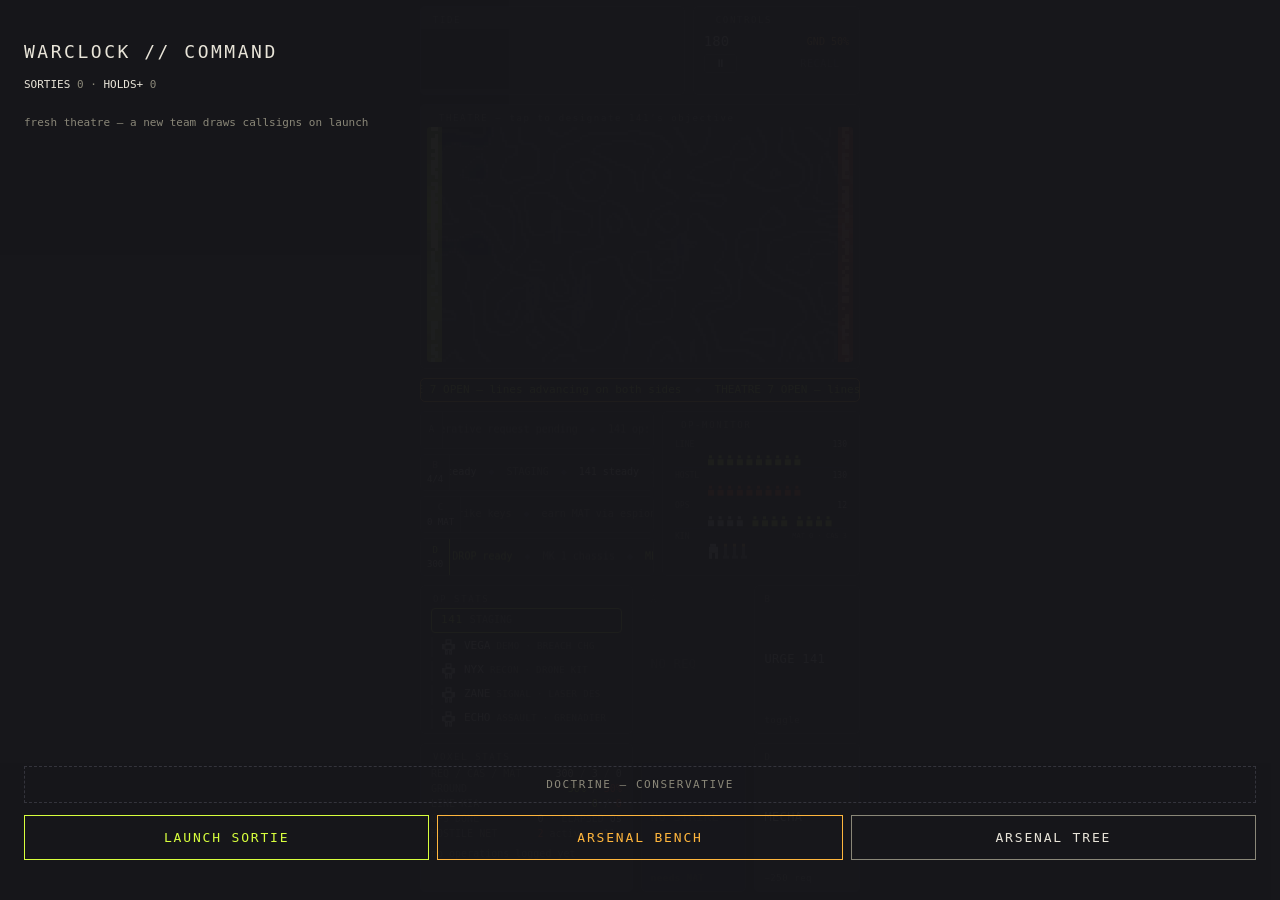
<file: index.html>
<!doctype html>
<html lang="en">
<head>
<meta charset="utf-8" />
<meta name="viewport" content="width=device-width, initial-scale=1, viewport-fit=cover, user-scalable=no" />
<title>WARCLOCK // proto v5</title>
<style>
/* v5 — mass war, surgical operatives. Hundreds of line troops pour in from
   both edges and grind the front; operatives work behind it; LAOE weapons
   (mecha / tomahawk / orbital) punch holes. You own one team and the keys. */
:root{
  --bg:#17171b; --panel:#1e1e24; --ink:#e8e4d8; --dim:#8a8778; --line:#34343c;
  --us:#d8ff3d; --foe:#ff5a2a; --amber:#ffb63d;
  --mono:"SF Mono",ui-monospace,"Cascadia Mono","Roboto Mono",Consolas,monospace;
}
*{box-sizing:border-box;-webkit-tap-highlight-color:transparent;margin:0}
html,body{height:100%;overflow:hidden}
body{position:fixed;inset:0;width:100%;background:var(--bg);color:var(--ink);
  font-family:var(--mono);font-size:12px;line-height:1.35;
  -webkit-user-select:none;user-select:none;overscroll-behavior:none;display:flex;justify-content:center}
@supports (height:100dvh){ html,body{height:100dvh} }
#device{width:100%;max-width:460px;height:100%;overflow:hidden;display:flex;flex-direction:column;gap:9px;
  padding:calc(6px + env(safe-area-inset-top)) 10px calc(8px + env(safe-area-inset-bottom))}
/* islands: rounded cards, label lives inside the card as its first row */
.panel{border:1px solid var(--line);background:var(--panel);border-radius:5px;
  display:flex;flex-direction:column;overflow:hidden}
.panel>.ph{flex:none;padding:7px 12px 3px;font-size:9px;letter-spacing:.18em;color:var(--dim)}
.panel>canvas{flex:1;min-height:0}

/* top row: tide trend (left) + controls (right) */
#toprow{flex:none;height:10%;display:flex;gap:8px;overflow:hidden}
#trendwrap{flex:1;min-width:0;padding:0 0 5px}
#trend{width:100%;display:block}
#ctrl{width:38%;flex:none;min-height:0;padding:0 10px 6px;gap:3px;overflow:hidden}
#ctrlrow{display:flex;gap:6px;align-items:center;justify-content:space-between}
#bclock{color:var(--ink);font-variant-numeric:tabular-nums;font-size:14px}
#btnpause{background:transparent;border:1px solid var(--line);color:var(--ink);border-radius:3px;
  font-family:var(--mono);font-size:11px;padding:2px 10px;touch-action:manipulation}
#btnpause.on{border-color:var(--amber);color:var(--amber)}
#tidepct{font-variant-numeric:tabular-nums;font-size:10px}
#btnrecall{background:transparent;border:1px solid var(--line);color:var(--ink);border-radius:3px;
  font-family:var(--mono);font-size:10px;letter-spacing:.06em;padding:2px 8px;touch-action:manipulation}
#btnrecall[disabled]{opacity:.28}
#btnrecall.armed{border-color:var(--us);color:var(--us)}

#mapwrap{height:30%;flex:none;padding:0 6px 6px}
#map{width:100%;display:block;image-rendering:pixelated;touch-action:none;border-radius:3px}

/* ticker: IMPORTANT events only */
#ticker{flex:none;border:1px solid var(--amber);background:var(--bg);
  overflow:hidden;height:24px;position:relative;border-radius:5px}
#tickmain{position:absolute;inset:0;width:100%;height:100%;display:block}
#tickin .up{color:var(--us)} #tickin .bad{color:var(--foe)} #tickin .rq{color:var(--amber)}
#tickin .sep{color:var(--line);padding:0 8px}
/* mid row: ticker A-D (slot informatics, left) + OP-MONITOR (right) */
#midrow{flex:1.1;min-height:0;display:flex;gap:8px;overflow:hidden}
#tickers{flex:1;min-width:0;min-height:0;display:flex;flex-direction:column;gap:5px;overflow:hidden}
/* each slot is its own ticker tape — same doubled-content marquee as the main
   ticker, so a slot can carry more than a single line can hold without truncating */
.tk{flex:1;border:1px solid var(--line);background:var(--panel);border-radius:4px;
  display:flex;align-items:stretch;gap:0;min-height:0;position:relative;overflow:hidden}
.tk .slot{color:var(--dim);border-right:1px solid var(--line);padding:0 6px;flex:none;
  font-size:9px;display:flex;flex-direction:column;align-items:center;justify-content:center;gap:2px;min-width:22px}
.tk .badge{font-size:9px;color:var(--ink);font-variant-numeric:tabular-nums}
.tk .tape{flex:1;min-width:0;width:100%;height:100%;display:block}
.tk.hot .slot{color:var(--amber);border-color:var(--amber)}
.tk.up .slot{color:var(--us);border-color:var(--us)}
#monwrap{width:45%;flex:none;min-height:0;padding:0 6px 6px;overflow:hidden}
#forces{width:100%;height:100%;display:block;background:var(--bg);image-rendering:pixelated}

/* stat rows: panel left, two action tiles right */
.strow{flex:1;min-height:0;display:flex;gap:8px;overflow:hidden}
.strow .panel{flex:1;min-width:0;min-height:0;overflow:hidden}
.strow .panel>div{flex:1;min-height:0;padding:0 10px 8px;overflow:hidden}
.tile{width:24%;flex:none;background:var(--panel);border:1px solid var(--line);color:var(--ink);
  border-radius:5px;font-family:var(--mono);font-size:12px;letter-spacing:.03em;padding:8px 9px;
  display:flex;flex-direction:column;justify-content:space-between;align-items:flex-start;
  text-align:left;touch-action:manipulation;overflow:hidden}
.tile .k{font-size:9px;color:var(--dim);letter-spacing:.16em}
.tile .cost{font-size:9px;color:var(--dim);white-space:nowrap;letter-spacing:.06em}
.tile:active{background:var(--ink);color:var(--bg)}
.tile[disabled]{opacity:.28}
.tile.armed{border-color:var(--us);color:var(--us)}
.tile.hot{border-color:var(--amber);color:var(--amber)}
.tile.togon{border-color:var(--us);color:var(--us)}

#squads{display:flex;flex-direction:column;gap:4px;min-width:0;height:100%;
  overflow-y:auto;overflow-x:hidden;-webkit-overflow-scrolling:touch;overscroll-behavior:contain;
  scrollbar-width:none}
#squads::-webkit-scrollbar{display:none}
.sq{border:1px solid var(--line);background:var(--bg);padding:4px 9px;border-radius:4px;
  display:grid;grid-template-columns:auto 1fr auto;gap:7px;align-items:baseline}
.sq .nm{white-space:nowrap;font-size:11px;letter-spacing:.06em}
.sq.mine{border-color:var(--us);padding:5px 9px}
.sq.mine .nm{color:var(--us)}
.sq.sqhead{padding:4px 9px;background:transparent}
/* one row per operative: doll, name+star, role/loadout, medal strip */
.opr{display:grid;grid-template-columns:16px auto 1fr auto;gap:6px;align-items:center;
  padding:2px 9px;border-left:2px solid var(--line)}
.opr.down{opacity:.45}
.opr .opname{font-size:11px;color:var(--ink);white-space:nowrap}
.opr .opname .star{color:var(--amber)}
.opr .oprole{font-size:9px;color:var(--dim);letter-spacing:.04em;white-space:nowrap;
  overflow:hidden;text-overflow:ellipsis}
.opr .opmed{font-size:10px;color:var(--amber);letter-spacing:.12em;white-space:nowrap;flex:none}
.sq .st{font-size:10px;color:var(--dim);white-space:nowrap;overflow:hidden;text-overflow:ellipsis}
.sq .hp{font-size:10px;white-space:nowrap}
.sq .hp svg{margin-left:2px}
#alliedline{font-size:10px;color:var(--dim);letter-spacing:.04em;padding:3px 9px;margin-top:auto}
#alliedline .ally b{color:var(--ink);font-weight:400}
/* voxel stats: the macro story */
#ledger{font-size:10px;color:var(--dim);line-height:1.5;overflow:hidden}
#ledger b{color:var(--ink);font-weight:400}
#ledger .up{color:var(--us)} #ledger .bad{color:var(--foe)}
#ledger .lrow{display:flex;justify-content:space-between}

#debrief{position:absolute;inset:0;background:rgba(23,23,27,.97);display:none;
  flex-direction:column;padding:40px 24px;gap:10px;z-index:5}
#debrief.on{display:flex}
#debrief h2{font-size:18px;font-weight:400;letter-spacing:.1em}
#receipts{flex:1;overflow-y:auto;font-size:11px;color:var(--dim);white-space:pre-wrap}
#receipts b{color:var(--ink);font-weight:400}
#again{padding:14px;background:transparent;border:1px solid var(--us);color:var(--us);
  font-family:var(--mono);letter-spacing:.14em;font-size:13px}
/* command menu: the between-sorties surface. profile lives in localStorage. */
#menu{position:absolute;inset:0;background:rgba(23,23,27,.97);display:none;
  flex-direction:column;padding:40px 24px;gap:12px;z-index:6}
#menu.on{display:flex}
#menu h2{font-size:18px;font-weight:400;letter-spacing:.14em}
#prof{flex:1;overflow-y:auto;font-size:11px;color:var(--dim);white-space:pre-wrap;line-height:1.7}
#prof b{color:var(--ink);font-weight:400}
#prof .up{color:var(--us)} #prof .star{color:var(--amber)}
#launch{padding:14px;background:transparent;border:1px solid var(--us);color:var(--us);
  font-family:var(--mono);letter-spacing:.14em;font-size:13px}
#menunav{display:flex;gap:8px}
#menunav button{flex:1}
#bench{padding:14px;background:transparent;border:1px solid var(--amber);color:var(--amber);
  font-family:var(--mono);letter-spacing:.14em;font-size:13px}
#arsenal{padding:14px;background:transparent;border:1px solid var(--dim);color:var(--ink);
  font-family:var(--mono);letter-spacing:.14em;font-size:13px}
#doctrine{padding:11px;background:transparent;border:1px dashed var(--line);color:var(--dim);
  font-family:var(--mono);letter-spacing:.14em;font-size:11px}
#doctrine.agg{border-color:var(--foe);color:var(--foe)}
</style>
</head>
<body>
<main id="device">
  <div id="toprow">
    <div id="trendwrap" class="panel"><span class="ph">TIDE</span><canvas id="trend"></canvas></div>
    <div id="ctrl" class="panel"><span class="ph">CONTROLS</span>
      <div id="ctrlrow"><span id="bclock">180</span><span id="tidepct">TIDE —</span></div>
      <div id="ctrlrow"><button id="btnpause">⏸</button><button id="btnrecall">RECALL</button></div>
    </div>
  </div>
  <div id="mapwrap" class="panel"><span class="ph">THEATRE — tap to designate 141's objective</span><canvas id="map"></canvas></div>
  <div id="ticker"><canvas id="tickmain"></canvas></div>
  <div id="midrow">
    <div id="tickers">
      <div class="tk" id="tkA"><span class="slot">A<span class="badge"></span></span><canvas class="tape"></canvas></div>
      <div class="tk" id="tkB"><span class="slot">B<span class="badge"></span></span><canvas class="tape"></canvas></div>
      <div class="tk" id="tkC"><span class="slot">C<span class="badge"></span></span><canvas class="tape"></canvas></div>
      <div class="tk" id="tkD"><span class="slot">D<span class="badge"></span></span><canvas class="tape"></canvas></div>
    </div>
    <div id="monwrap" class="panel"><span class="ph">OP-MONITOR</span><canvas id="forces"></canvas></div>
  </div>
  <div class="strow">
    <div class="panel"><span class="ph">OP STATS</span><div id="squads"></div></div>
    <button class="tile" id="bA"></button><button class="tile" id="bB"></button>
  </div>
  <div class="strow">
    <div class="panel"><span class="ph">VOXEL STATS</span><div id="ledger"></div></div>
    <button class="tile" id="bC"></button><button class="tile" id="bD"></button>
  </div>
  <div id="debrief"><h2 id="verdict">—</h2><div id="receipts"></div><button id="again">RETURN TO COMMAND</button></div>
  <div id="menu"><h2>WARCLOCK // COMMAND</h2><div id="prof"></div>
    <button id="doctrine">DOCTRINE — CONSERVATIVE</button>
    <div id="menunav"><button id="launch">LAUNCH SORTIE</button><button id="bench">ARSENAL BENCH</button><button id="arsenal">ARSENAL TREE</button></div></div>
</main>

<script>
"use strict";
/* ================= front ================= */
var GW=112, GH=64, N=GW*GH;                 // ~7k control cells — chunkier war, cheaper sim
var BW=8, BX=GW/BW, BY=GH/BW;
var HGW=160, HGH=92, HN=HGW*HGH;             // ~15k virtual samples for smooth topo, contour only
/* ============ sound: sparse instrument-panel synth, no assets ============ */
var AC=null;
function ac(){ if (!AC){ try{ AC=new (window.AudioContext||window.webkitAudioContext)(); }catch(e){} }
  if (AC&&AC.state==="suspended") AC.resume(); return AC; }
function snd(f,dur,type,g,when){
  var a=AC; if (!a||a.state!=="running") return;
  var t0=a.currentTime+(when||0), o=a.createOscillator(), gn=a.createGain();
  o.type=type||"square"; o.frequency.value=f;
  gn.gain.setValueAtTime(g||0.04,t0); gn.gain.exponentialRampToValueAtTime(0.0001,t0+dur);
  o.connect(gn); gn.connect(a.destination); o.start(t0); o.stop(t0+dur+0.02);
}
function sndAlarm(){ snd(880,0.09,"square",0.045); snd(660,0.12,"square",0.045,0.13); }
function sndClick(){ snd(1300,0.03,"square",0.035); }
function sndRumble(){ snd(58,0.55,"sawtooth",0.11); snd(44,0.8,"sawtooth",0.09,0.05); }
function sndTick(){ snd(1500,0.02,"square",0.028); }
function sndEnd(){ snd(440,0.25,"triangle",0.06); snd(330,0.45,"triangle",0.06,0.28); }
var mapC=document.getElementById("map"), mctx=mapC.getContext("2d");
var trC=document.getElementById("trend"), tctx=trC.getContext("2d");
var fcC=document.getElementById("forces"), fctx=fcC.getContext("2d");
var buf=document.createElement("canvas"); buf.width=GW; buf.height=GH;
var bctx=buf.getContext("2d"), img=bctx.createImageData(GW,GH);
function fit(c){ var r=c.getBoundingClientRect(),d=window.devicePixelRatio||1;
  c.width=Math.round(r.width*d); c.height=Math.round(r.height*d);
  c.getContext("2d").imageSmoothingEnabled=false; }

/* line troops: the mass of the war. hundreds, both sides, pouring inward. */
var TN=260;
function mkTroop(side){
  return { side:side, x: side>0?1+Math.random()*2:GW-3+Math.random()*2,
           y: Math.random()*GH, dead:0, jig:Math.random()*6.28 };
}
var S;
function reset(){
  S={ t:180, over:false, paused:false, caTimer:0,
      c:new Float32Array(N), terr:new Uint8Array(N),
      req:300, cas:3, mat:0,
      tide:0, hist:[], marks:[], receipts:[],
      hotspots:[], hotTimer:0, designated:-1, designatedPt:null,
      cue:null, arm:[0,0,0,0,0], mon:null,
      mechaCd:0, mechaUnit:null,
      kiaB:0, kiaO:0, opsDone:0, ff:0, domT:0, fx:[],
      holds:0, commits:0, lapses:0, vind:0, judg:[], lastTickS:-1, lev:1,
      forts:[], build:{}, recoup:{"1":0,"-1":0},
      troops:[],
      squads:[ mkSquad("141",1,true), mkSquad("BULL-6",1,false), mkSquad("RAZOR-2",1,false),
               mkSquad("KESSEL",-1,false), mkSquad("HARROW",-1,false) ],
  };
  for (var k=0;k<TN;k++) S.troops.push(mkTroop(k%2?1:-1));
  // crew: named individuals, not an anonymous pool. one doll each on the board.
  var names=CS_NAMES.slice();
  for (var n3=names.length-1;n3>0;n3--){ var j3=(Math.random()*(n3+1))|0, tm=names[n3]; names[n3]=names[j3]; names[j3]=tm; }
  S.squads.forEach(function(sq){ if (sq.side<0) return;
    if (sq.player && P.crew){                      // veterans return for the next sortie
      sq.crew=P.crew.map(function(m){
        return {cs:m.cs, st:"OK", ops:m.ops, hits:m.hits, star:m.star,
                role:m.role, wpn:m.wpn, medals:(m.medals||[]).slice()};
      });
      return;
    }
    for (var c3=0;c3<4;c3++){
      var role=ROLES[c3%ROLES.length];
      sq.crew.push({cs:names.pop()||"OP-"+c3, st:"OK", ops:0, hits:0, star:false,
                    role:role.id, wpn:role.wpn[(Math.random()*role.wpn.length)|0], medals:[]});
    }
  });
  S.h=new Float32Array(N);
  S.scorch=new Float32Array(N);              // deadzone: devastation, not territory
  genTerrain(); genHeight();
  for (var y=0;y<GH;y++) for (var x=0;x<GW;x++){
    var i=y*GW+x; if (S.terr[i]) continue;
    S.c[i] = x<4 ? 0.95 : x>=GW-4 ? -0.95 : 0;
  }
  ticks.length=0;
  tick("THEATRE 7 OPEN — lines advancing on both sides",'up',true);
  tick("141 is yours. tap the map to designate their objective",'rq',true);
}
var CS_NAMES=["VOSS","KIRIN","DRAKE","MARA","ECHO","SABLE","HALE","IBEX","NYX","ORIN","PIKE","RUNE","TALA","VEGA","WREN","ZANE"];
/* role = which op-type this operative is built for (matches opFor()'s ids
   DA/SR/TG/UW directly); loadout is flavor + the tag shown in OP STATS. Squad
   composition gets a real bonus when a member's role matches the current op. */
var ROLES=[
  {id:"DA", tag:"DEMO",   wpn:["BREACH CHG","SATCHEL","AT-4"]},
  {id:"SR", tag:"RECON",  wpn:["SUPPRESSED","DRONE KIT","GHILLIE"]},
  {id:"TG", tag:"SIGNAL", wpn:["RELAY RIG","JAMMER","LASER DES"]},
  {id:"UW", tag:"ASSAULT",wpn:["CARBINE","SAW","GRENADIER"]},
];
var ROLE_BY_ID={}; ROLES.forEach(function(r){ROLE_BY_ID[r.id]=r;});
/* ============ profile: rudimentary persistence ============ */
/* localStorage, schema-versioned from day one. The crew ARE the save file —
   141's named operatives carry ops/stars/medals across sorties. */
var P=(function(){
  try{ var p=JSON.parse(localStorage.getItem("warclock_profile"));
       if (p && p.v===1) return p; }catch(e){}
  return {v:1, sorties:0, wins:0, verdicts:[], crew:null};
})();
if (!P.arsenal) P.arsenal={};
if (!P.unlocks) P.unlocks={};
function saveProfile(){ try{ localStorage.setItem("warclock_profile",JSON.stringify(P)); }catch(e){} }
/* arsenal calibration from the bench: fit 0..1 scales weapon performance.
   uncalibrated ordnance still works — the bench makes it BETTER, never gates it. */
function arsFit(id){ return (P.arsenal&&P.arsenal[id])?P.arsenal[id].fit:0; }
function arsMk(id){ return P.arsenal&&P.arsenal[id]?"MK "+(1+Math.round(P.arsenal[id].fit*3)):"MK 1"; }
/* bench prototypes populate the strike slot: best unlocked+affordable wins */
function pickStrike(){
  var u=P.unlocks||{};
  if (S.mat>=3) return {k:"ORBITAL", cost:3, label:"ORBITAL", info:arsMk("ORBITAL")+" calibration"};
  if (u.CLUSTER && S.mat>=2) return {k:"CLUSTER", cost:2, label:"CLUSTER TMHK", info:"3 warheads · bench prototype"};
  if (u.FIRESTORM && S.mat>=2) return {k:"FIRESTORM", cost:2, label:"FIRESTORM", info:"rolling barrage · bench prototype"};
  if (u.EMP && S.mat>=1) return {k:"EMP", cost:1, label:"EMP LANCE", info:"systems kill · no casualties"};
  if (S.mat>=1) return {k:"TOMAHAWK", cost:1, label:"TOMAHAWK", info:arsMk("TOMAHAWK")+" calibration"};
  return null;
}
var MEDALS={ LONE:{ic:"◈",name:"sole survivor on completion"},
  IRON:{ic:"✚",name:"survived 2+ casualties"},
  DA:{ic:"▲",name:"sabotage completed"}, SR:{ic:"◆",name:"espionage completed"},
  TG:{ic:"◇",name:"uplink completed"}, UW:{ic:"■",name:"assault completed"} };
function mkSquad(name,side,player){
  return { name:name, side:side, player:player, hp:4, morale:1, crew:[],
           phase:"STAGING", pt:2+Math.random()*4,
           x: side>0?4:GW-4, y: GH*(0.25+Math.random()*0.5),
           obj:null, op:null, prog:0, heat:0, urge:false };
}
function genTerrain(){
  for (var r=0;r<4;r++){
    var x=(GW*0.25+Math.random()*GW*0.5)|0, y=(Math.random()*GH)|0, len=10+(Math.random()*22|0);
    for (var s2=0;s2<len;s2++){
      for (var dy=-1;dy<=1;dy++){ var yy=y+dy;
        if (x>=0&&x<GW&&yy>=0&&yy<GH) S.terr[yy*GW+x]=1; }
      var d=Math.random();
      if (d<0.42) y++; else if (d<0.84) y--; else x+=Math.random()<0.5?1:-1;
    }
  }
}
/* heightmap: coarse random grid, bilinear upsample; ridges sit on high ground.
   contours render from this; movement and weapons read it. */
function genHeight(){
  var CG=17, CH2=11, coarse=new Float32Array(CG*CH2);
  for (var k=0;k<coarse.length;k++) coarse[k]=Math.random();
  for (var y=0;y<GH;y++) for (var x=0;x<GW;x++){
    var gx=x/(GW-1)*(CG-1), gy=y/(GH-1)*(CH2-1);
    var x0=gx|0, y0=gy|0, fx=gx-x0, fy=gy-y0;
    var x1=Math.min(CG-1,x0+1), y1=Math.min(CH2-1,y0+1);
    var v=coarse[y0*CG+x0]*(1-fx)*(1-fy)+coarse[y0*CG+x1]*fx*(1-fy)
         +coarse[y1*CG+x0]*(1-fx)*fy+coarse[y1*CG+x1]*fx*fy;
    var i=y*GW+x;
    S.h[i]=Math.min(1, v*0.85 + (S.terr[i]?0.35:0));   // ridges crown the hills
  }
  contourDirty=true;
}
function caStep(){
  for (var k=0;k<2600;k++){
    var i=(Math.random()*N)|0; if (S.terr[i]) continue;
    var x=i%GW, y=(i/GW)|0;
    var l=x>0&&!S.terr[i-1]?S.c[i-1]:S.c[i], r=x<GW-1&&!S.terr[i+1]?S.c[i+1]:S.c[i];
    var u=y>0&&!S.terr[i-GW]?S.c[i-GW]:S.c[i], d=y<GH-1&&!S.terr[i+GW]?S.c[i+GW]:S.c[i];
    var avg=(l+r+u+d)/4;
    var slope=1-S.h[i]*0.55;                 // control spreads slowly uphill —
    var v=S.c[i] + 0.13*slope*(avg-S.c[i]) + (Math.random()-0.5)*0.014;
    if (Math.abs(v)<0.55) v-=v*(0.04+S.h[i]*0.05);   // — and fronts stall on the high ground
    if (x<3) v=Math.max(v,0.9); if (x>=GW-3) v=Math.min(v,-0.9);
    // forts: ground with memory — clamps the field inside the perimeter
    for (var f7=0;f7<S.forts.length;f7++){ var ft=S.forts[f7];
      if (Math.hypot(x-ft.x,y-ft.y)<ft.r){
        if (ft.side>0) v=Math.max(v,0.5); else v=Math.min(v,-0.5); } }
    // deadzones resist being claimed; the scars fade slowly
    if (S.scorch[i]>0.01){ v*=(1-S.scorch[i]*0.6); S.scorch[i]*=0.995; }
    S.c[i]=v>1?1:v<-1?-1:v;
  }
}
/* ============ fortification: emergent, both sides, never player-placed ============
   A block where one side masses (≥6 troops, ≥75% of local force, on own ground)
   builds toward a fort over ~5s. At halfway the player gets the only hint they
   get: a massing warning. Build accelerates while a side is recouping after a
   devastating strike, or when the theatre has swung hard against it. Forts clamp
   the control field (ground with memory), are eroded by enemy troops inside the
   perimeter, and are dismantled hard by LAOE. */
function fortAtBlock(bx,by){
  return S.forts.some(function(f){ return Math.hypot(f.x-(bx*BW+BW/2),f.y-(by*BW+BW/2))<f.r*2; });
}
function fortScan(){
  var gp=groundPct();
  var cnt={};
  for (var k=0;k<S.troops.length;k++){ var tr=S.troops[k];
    if (tr.dead>0) continue;
    var b=((tr.y/BW)|0)*BX+((tr.x/BW)|0);
    var c2=cnt[b]||(cnt[b]={pos:0,neg:0});
    if (tr.side>0) c2.pos++; else c2.neg++;
  }
  for (var b2 in cnt){
    var bx=b2%BX, by=(b2/BX)|0, c3=cnt[b2], tot=c3.pos+c3.neg;
    var mean=0,n3=0;
    for (var y=0;y<BW;y+=2) for (var x=0;x<BW;x+=2){
      var i=(by*BW+y)*GW+(bx*BW+x); if (!S.terr[i]){ mean+=S.c[i]; n3++; } }
    mean/=(n3||1);
    [1,-1].forEach(function(s){
      var mine=s>0?c3.pos:c3.neg;
      if (mine>=5 && mine>=tot*0.7 && mean*s>0.05 && !fortAtBlock(bx,by)
          && S.forts.filter(function(f){return f.side===s;}).length<3){
        var rate=0.75*(S.recoup[String(s)]>0?2:1)
                     *(s>0?(gp<0.45?1.8:1):(gp>0.7?1.8:1));   // pressed side digs in harder
        var e=S.build[b2];
        if (!e||e.side!==s) e=S.build[b2]={side:s,t:0,warned:false};
        e.t+=rate;
        if (e.t>2.5 && !e.warned){ e.warned=true;
          tick((s>0?"BLUFOR":"OPFOR")+" massing at "+bname({x:bx,y:by})
               +(s<0?" — credible threat":""), s>0?"team":"bad", s<0); }
        if (e.t>=5){
          delete S.build[b2];
          var nm=(s>0?"FOB ":"REDOUBT ")+bname({x:bx,y:by});
          S.forts.push({x:bx*BW+BW/2, y:by*BW+BW/2, side:s, hp:10, r:6, name:nm, garrison:3});
          tick(nm+" established — "+(s>0?"line anchored":"they are dug in"),
               s>0?"up":"bad", true);
          S.receipts.push((s>0?"◈ ":"▼ ")+nm+" raised");
          if (s<0) S.recoup["1"]=10;    // an enemy redoubt is exactly what blufor answers
        }
      } else if (S.build[b2] && S.build[b2].side===s){
        S.build[b2].t=Math.max(0,S.build[b2].t-0.3);
        if (S.build[b2].t<=0) delete S.build[b2];
      }
    });
  }
  // sentries return fire on intruders; erosion chews the garrison before the walls
  for (var f4=S.forts.length-1;f4>=0;f4--){
    var f5=S.forts[f4], intruders=[];
    for (var k2=0;k2<S.troops.length;k2++){ var tr2=S.troops[k2];
      if (tr2.dead<=0 && tr2.side!==f5.side && Math.hypot(tr2.x-f5.x,tr2.y-f5.y)<f5.r) intruders.push(tr2); }
    if (intruders.length){
      for (var s5=0;s5<intruders.length && s5<Math.ceil(f5.garrison);s5++){
        if (Math.random()<0.35){ intruders[s5].dead=3+Math.random()*4;
          if (intruders[s5].side>0) S.kiaB++; else S.kiaO++; }
      }
      if (f5.garrison>0) f5.garrison-=intruders.length*0.08;
      else f5.hp-=intruders.length*0.12;
    } else if (f5.garrison<3) f5.garrison=Math.min(3,f5.garrison+0.05);  // quiet watch rebuilds
    if (f5.hp<=0){
      S.forts.splice(f4,1);
      tick(f5.name+" overrun — position dismantled", f5.side>0?"bad":"up", true);
      S.receipts.push((f5.side>0?"▼ ":"◈ ")+f5.name+" fell");
    }
  }
}
function findHotspots(){
  var hs=[];
  for (var by=0;by<BY;by++) for (var bx=0;bx<BX;bx++){
    var pos=0,neg=0,sum=0,n2=0;
    for (var y=0;y<BW;y++) for (var x=0;x<BW;x++){
      var i=(by*BW+y)*GW+(bx*BW+x);
      if (S.terr[i]) continue; n2++; sum+=S.c[i];
      if (S.c[i]>0.12) pos++; else if (S.c[i]<-0.12) neg++;
    }
    if (!n2) continue;
    var clash=Math.min(pos,neg)/n2;
    if (clash>0.12) hs.push({b:by*BX+bx,x:bx,y:by,frac:Math.min(1,clash*3),mean:sum/n2});
  }
  hs.sort(function(a,b){return b.frac-a.frac;});
  S.hotspots=hs.slice(0,6);
}
/* ONE ground metric everywhere: fraction of decisively-held cells vs decisively-
   lost. The verdict, the graph, the topbar, and the ledger all read this — the
   player is never judged on a number different from the one they watched. */
function groundPct(){
  var held=0,lost=0;
  for (var i=0;i<N;i+=5){ if (S.terr[i]) continue;
    if (S.c[i]>0.5) held++; else if (S.c[i]<-0.5) lost++; }
  return held/((held+lost)||1);
}
function tideCalc(){ return groundPct()*2-1; }   // same metric, graph-space [-1,1]
function blast(cx,cy,rad,amt){
  for (var y=Math.max(0,cy-rad|0);y<Math.min(GH,cy+rad);y++)
    for (var x=Math.max(0,cx-rad|0);x<Math.min(GW,cx+rad);x++){
      var dd=Math.hypot(x-cx,y-cy); if (dd>rad) continue;
      var i=y*GW+x; if (S.terr[i]) continue;
      S.c[i]=Math.max(-1,Math.min(1,S.c[i]+amt*(1-dd/rad)));
    }
}
/* impact FX: expanding ring + flash where ordnance lands, so a strike is an
   EVENT on the map, not just cells silently changing color. Big strikes also
   jolt the theatre view for a beat. */
function addFx(x,y,rad,kind){ S.fx.push({x:x,y:y,rad:rad,t:0,dur:kind==="strike"?1.1:0.6,kind:kind}); }
/* LAOE ordnance: reshapes the map and does not check IFF.
   craters the height field, avalanches ridges flat, kills EVERYONE inside. */
function strike(cx,cy,rad,amt){
  addFx(cx,cy,rad,"strike");
  sndRumble();
  for (var y=Math.max(0,cy-rad|0);y<Math.min(GH,cy+rad);y++)
    for (var x=Math.max(0,cx-rad|0);x<Math.min(GW,cx+rad);x++){
      var dd=Math.hypot(x-cx,y-cy); if (dd>rad) continue;
      var i=y*GW+x, fall=1-dd/rad;
      S.h[i]=Math.max(0,S.h[i]-fall*0.55);                 // crater
      S.scorch[i]=Math.min(1,S.scorch[i]+fall*1.2);        // scorched earth — nobody's color
      if (S.terr[i] && dd<rad*0.8) S.terr[i]=0;            // ridge avalanched flat
      if (!S.terr[i]) S.c[i]*=0.1*(1-fall);                // devastation claims no side
    }
  contourDirty=true;
  var ff=0;
  S.troops.forEach(function(tr){                           // friendly fire is fire
    if (tr.dead>0) return;
    if (Math.hypot(tr.x-cx,tr.y-cy)<rad){
      tr.dead=4+Math.random()*4;
      if (tr.side>0){ S.kiaB++; ff++; } else S.kiaO++;
    }
  });
  S.squads.forEach(function(sq){
    if (sq.phase==="DOWN"||sq.phase==="STAGING") return;
    if (Math.hypot(sq.x-cx,sq.y-cy)<rad && sq.side>0)
      teamHit(sq, sq.player?"OUR OWN ORDNANCE — danger close":"friendly ordnance");
  });
  S.ff+=ff;
  if (ff>3) tick("strike caught our own line — "+ff+" friendly KIA","bad",true);
  // LAOE dismantles fortifications hard, and a mauled side digs in to recoup
  S.forts.forEach(function(f8){
    if (Math.hypot(f8.x-cx,f8.y-cy)<rad+f8.r*0.5) f8.hp-=6;
  });
  var koHere=0,kbHere=0;
  S.troops.forEach(function(tr){ if (tr.dead>0&&Math.hypot(tr.x-cx,tr.y-cy)<rad){
    if (tr.side>0) kbHere++; else koHere++; } });
  if (koHere>=6) S.recoup["-1"]=10;
  if (kbHere>=6) S.recoup["1"]=10;
}
function bname(b){ return String.fromCharCode(65+b.y)+"-"+(b.x+1); }

/* ============ line troops: the default force. they ARE the push ============ */
function troopTick(tr,dt){
  if (tr.dead>0){ tr.dead-=dt;
    if (tr.dead<=0){
      // auxiliaries: forts are forward muster points — a share of replacements
      // enter the war at the fort line instead of walking from the map edge
      var fts=S.forts.filter(function(f){return f.side===tr.side&&f.garrison>0;});
      if (fts.length && Math.random()<0.45){
        var f0=fts[(Math.random()*fts.length)|0];
        tr.x=f0.x+(Math.random()-0.5)*f0.r; tr.y=f0.y+(Math.random()-0.5)*f0.r;
      } else { var nt=mkTroop(tr.side); tr.x=nt.x; tr.y=nt.y; }
    }
    return; }
  var i=(tr.y|0)*GW+(tr.x|0);
  var here=(i>=0&&i<N)?S.c[i]:0;
  var owned=here*tr.side;
  var slope=1-(S.h[i]||0)*0.7;                       // high ground is slow ground
  if (owned>0.35){                                   // rear area: march to the front
    tr.jig+=dt*3;
    tr.x+=tr.side*dt*(4+Math.sin(tr.jig))*slope; tr.y+=Math.cos(tr.jig*0.7)*dt*2.5*slope;
  } else {                                           // at the front: fight for the cell
    if (!S.terr[i]&&i>=0&&i<N) S.c[i]=Math.max(-1,Math.min(1,S.c[i]+tr.side*dt*0.55*slope));
    tr.x+=tr.side*dt*0.7*slope; tr.y+=(Math.random()-0.5)*dt*3;
    var danger=Math.max(0,-here*tr.side);
    if (Math.random()<dt*(0.02+danger*0.10)){ tr.dead=3+Math.random()*4;  // fall, respawn
      if (tr.side>0) S.kiaB++; else S.kiaO++; }
  }
  tr.y=Math.max(0,Math.min(GH-1,tr.y));
  tr.x=Math.max(0,Math.min(GW-1,tr.x));
}

/* ============ ops (SOF doctrine): ground dictates the mission ============ */
function opFor(sq,obj){
  var m=obj.mean*sq.side;
  if (m<-0.3)  return {id:"DA", name:"SABOTAGE",  desc:"direct action deep in hostile ground"};
  if (m>0.25)  return {id:"SR", name:"ESPIONAGE", desc:"special recon — harvest materiel"};
  var chok=0;
  for (var y=0;y<BW;y++) for (var x=0;x<BW;x++){
    var i=(obj.y*BW+y)*GW+(obj.x*BW+x); if (S.terr[i]) chok++;
  }
  if (chok>6)  return {id:"TG", name:"UPLINK",    desc:"terminal guidance — LAOE keys"};
  return       {id:"UW", name:"ASSAULT SPT",      desc:"force multiplier on the line"};
}
function opComplete(sq){
  var o=sq.obj, cx=o.x*BW+BW/2, cy=o.y*BW+BW/2;
  if (sq.side>0){ S.opsDone++;
    // the op belongs to the people who walked out of it
    var up=sq.crew.filter(function(m){return m.st==="OK";});
    var opId=sq.op.id;
    up.forEach(function(m){ m.ops++;
      if (!m.medals.includes(opId)) m.medals.push(opId);
      if (m.ops>=2 && !m.star){ m.star=true;
        if (sq.player) tick(m.cs+" distinguished — field promotion ★","up",true);
        S.receipts.push("★ "+sq.name+" — "+m.cs+" promoted ("+m.ops+" ops)");
      }
    });
    if (up.length===1 && sq.player){
      if (!up[0].medals.includes("LONE")) up[0].medals.push("LONE");
      tick(up[0].cs+" carried it out alone — mission accomplished","up",true);
      S.receipts.push("◈ "+up[0].cs+" — sole operative on completion. Remember the name.");
    }
  }
  if (!sq.player){ blast(cx,cy,7,sq.side*0.5); return; }
  switch (sq.op.id){
    case "DA": blast(cx,cy,11,0.85); addFx(cx,cy,11,"blast"); S.req+=100;
      done("SABOTAGE executed — front broken","+100 req"); break;
    case "SR": S.mat++; S.req+=150; blast(cx,cy,4,0.2);
      done("ESPIONAGE haul secured","+1 MAT +150 req"); break;
    case "TG": S.mat+=2; blast(cx,cy,5,0.3);
      done("UPLINK hot — LAOE strike keys secured","+2 MAT"); break;
    default:   blast(cx,cy,8,0.55); addFx(cx,cy,8,"blast"); S.req+=60;
      done("line assault carried","+60 req");
  }
  function done(msg,rw){
    tick("141: "+msg+" ("+rw+")","up",true); mark("141",true);
    S.receipts.push("◈ 141 "+sq.op.name+" @ "+bname(o)+" — <b>done</b>. "+rw);
  }
}
function squadTick(sq,dt){
  if (sq.phase==="DOWN"){ sq.pt-=dt; if (sq.pt<=0){ sq.phase="STAGING"; sq.pt=4;
      sq.hp=Math.min(4,sq.hp+2);
      var rev=2; sq.crew.forEach(function(m){ if (rev>0&&m.st==="DOWN"){ m.st="OK"; rev--; } });
      if (sq.player) tick("141 refit — restaged","team"); } return; }
  if (sq.phase==="STAGING"){ sq.pt-=dt;
    if (sq.pt<=0){
      sq.obj=pickObjective(sq); if (!sq.obj){ sq.pt=3; return; }
      sq.op=opFor(sq,sq.obj); sq.phase="INSERT";
      if (sq.player) tick("141 inserting → "+bname(sq.obj)+" ["+sq.op.name+"]","team",true);
      else if (sq.side>0) tick(sq.name+" moving on "+bname(sq.obj),"team");
    } return; }
  var tx=sq.obj.x*BW+BW/2, ty=sq.obj.y*BW+BW/2;
  if (sq.phase==="INSERT"){
    var dx=tx-sq.x, dy=ty-sq.y, dist=Math.hypot(dx,dy);
    if (dist<2){ sq.phase="WORK"; sq.prog=0; sq.heat=0;
      if (sq.player) tick("141 on objective — "+sq.op.desc,"team"); return; }
    var sp=((sq.player&&sq.urge)?9:6)*(sq.player&&isAgg()?1.25:1)*dt; sq.x+=dx/dist*sp; sq.y+=dy/dist*sp;
    return;
  }
  if (sq.phase==="WORK"){
    // a crew member built for this op-type carries it faster — loadout matters
    var fit=sq.crew.some(function(m){return m.st==="OK"&&m.role===sq.op.id;});
    sq.prog += dt*((sq.player&&sq.urge)?11:6.5)*(sq.player?(isAgg()?1.2:1):1)*sq.morale*(fit?1.3:1);
    blast(sq.x,sq.y,3,sq.side*0.05*dt*6);
    if (sq.player){
      sq.heat += dt*(sq.urge?1.4:0.55)*(isAgg()?1.35:0.85)*(1+Math.max(0,-S.c[((sq.y|0)*GW+(sq.x|0))]||0)*0.8);
      if (!S.cue && Math.random()<dt*0.3) raiseRequest(sq);
      if (sq.heat>10 && Math.random()<dt*0.18) teamHit(sq,"taking fire on the objective");
    } else if (Math.random()<dt*0.02){ sq.phase="DOWN"; sq.pt=12;
      if (sq.side>0) tick(sq.name+" mauled — pulling out","bad",true);
    }
    if (sq.prog>=100){ opComplete(sq); if (sq.player) S.cue=null; sq.phase="EXFIL"; }
    return;
  }
  if (sq.phase==="EXFIL"){
    // nearest friendly fort beats the long zipline home — forward basing
    var hx=sq.side>0?4:GW-4, hy=GH/2, hd=Math.hypot(hx-sq.x,hy-sq.y), fwd=false;
    S.forts.forEach(function(f9){
      if (f9.side!==sq.side) return;
      var fd=Math.hypot(f9.x-sq.x,f9.y-sq.y);
      if (fd<hd){ hx=f9.x; hy=f9.y; hd=fd; fwd=true; }
    });
    var dx2=hx-sq.x, dy2=hy-sq.y, d2=Math.hypot(dx2,dy2);
    if (d2<3){ sq.phase="STAGING"; sq.pt=5+Math.random()*3;
      if (sq.player&&fwd) tick("141 restaging at forward position","team"); return; }
    sq.x+=dx2/d2*7*dt; sq.y+=dy2/d2*7*dt;
  }
}
function pickObjective(sq){
  if (sq.player && S.designated>=0){
    var bx=S.designated%BX, by=(S.designated/BX)|0, sum=0,n2=0;
    for (var y=0;y<BW;y++) for (var x=0;x<BW;x++){
      var i=(by*BW+y)*GW+(bx*BW+x); if (!S.terr[i]){sum+=S.c[i];n2++;} }
    S.designated=-1;
    return {b:by*BX+bx,x:bx,y:by,frac:1,mean:n2?sum/n2:0};
  }
  var mine=S.hotspots.filter(function(h){ return h.mean*sq.side<0.15; });
  if (sq.player && isAgg() && mine.length){       // aggressive doctrine hunts the deepest hostile ground
    var deep=mine.slice().sort(function(a,b){ return a.mean*sq.side-b.mean*sq.side; });
    return deep[0];
  }
  if (mine.length) return mine[(Math.random()*Math.min(2,mine.length))|0];
  if (S.hotspots.length) return S.hotspots[0];
  var bx2=(BX/2-1+(Math.random()*3|0))|0, by2=(Math.random()*BY)|0;
  return {b:by2*BX+bx2,x:bx2,y:by2,frac:0.5,mean:0};
}
function teamHit(sq,why){
  sq.hp--; sq.heat=Math.max(0,sq.heat-6);
  var up=sq.crew.filter(function(m){return m.st==="OK";});
  var m=up.length?up[(Math.random()*up.length)|0]:null;
  if (m){ m.st="DOWN"; m.hits++;
    if (m.hits>=2 && !m.medals.includes("IRON")) m.medals.push("IRON");
  }
  var who=m?m.cs+(m.star?" ★":""):"man";
  tick(sq.name+": "+who+" down — "+why,"bad",true);
  S.receipts.push("▼ "+sq.name+" — "+who+" hit: "+why);
  if (m && sq.hp===1 && sq.player){
    var last2=sq.crew.filter(function(m2){return m2.st==="OK";})[0];
    if (last2) tick(last2.cs+" is the last one standing","bad",true);
  }
  if (sq.hp<=0){ sq.phase="DOWN"; sq.pt=20; sq.morale=Math.max(0.5,sq.morale-0.2);
    if (sq.side>0) S.recoup["1"]=8;   // losing a team makes the line dig in
    if (sq.player) S.cue=null;
    tick(sq.name+" COMBAT INEFFECTIVE — extracting under fire","bad",true);
    S.receipts.push("██ "+sq.name+" wiped to extraction — refit, morale down.");
  }
}
/* entry: [verb, cost, can, yes(sq), no(sq), gain-gist for counterfactual receipts].
   yes-effects scale by S.lev — the leverage left in the window when you committed. */
var REQ_POOLS={
  DA:[["APPROVE CHARGES","−80 req",function(){return S.req>=80;},
        function(sq){S.req-=80;sq.prog+=Math.round(30*S.lev);tick("141: charges set — ahead of schedule","up");},
        function(sq){tick("141: copy — slow way then","team");},"+30% progress"],
      ["CAS DANGER-CLOSE","−1 cas",function(){return S.cas>0;},
        function(sq){S.cas--;sq.heat=0;tick("CAS inbound — keep heads down","rq",true);S.mon={kind:"CAS",label:"CAS RUN",t:0,dur:3.5, at:3.5*0.7, fx:function(){blast(sq.x,sq.y,8,0.5);addFx(sq.x,sq.y,8,"blast");tick("CAS in — danger close","up",true);}};},
        function(sq){sq.prog=Math.max(0,sq.prog-15);tick("141: no air — breaking contact","team");},"heat cleared, area struck"]],
  SR:[["APPROVE BRIBE","−100 req",function(){return S.req>=100;},
        function(sq){S.req-=100;sq.prog+=Math.round(35*S.lev);tick("141: asset paid — doors open","up");},
        function(sq){sq.heat+=2;tick("141: going in dirty","team");},"+35% progress"],
      ["APPROVE RIG","−60 req",function(){return S.req>=60;},
        function(sq){S.req-=60;sq.heat=Math.max(0,sq.heat-4*S.lev);tick("141: decoys out — heat off","up");},
        function(sq){sq.heat+=1.5;tick("141: negative — staying loud","team");},"heat drawn off"]],
  TG:[["APPROVE RELAY","−1 MAT",function(){return S.mat>=1;},
        function(sq){S.mat--;sq.prog+=Math.round(40*S.lev);tick("141: relay burned in — uplink hot","up");},
        function(sq){tick("141: hand-cranking the array","team");},"+40% progress"],
      ["APPROVE RIG","−60 req",function(){return S.req>=60;},
        function(sq){S.req-=60;sq.heat=Math.max(0,sq.heat-4*S.lev);tick("141: decoys out","up");},
        function(sq){sq.heat+=1.5;},"heat drawn off"]],
  UW:[["APPROVE ARMS DROP","−120 req",function(){return S.req>=120;},
        function(sq){S.req-=120;blast(sq.x,sq.y,6,0.35*S.lev);tick("141: locals armed — line surging","up");},
        function(sq){tick("141: holding with what we have","team");},"line surge"],
      ["CAS DANGER-CLOSE","−1 cas",function(){return S.cas>0;},
        function(sq){S.cas--;sq.heat=0;tick("CAS inbound — keep heads down","rq",true);S.mon={kind:"CAS",label:"CAS RUN",t:0,dur:3.5, at:3.5*0.7, fx:function(){blast(sq.x,sq.y,8,0.5);addFx(sq.x,sq.y,8,"blast");tick("CAS in — danger close","up",true);}};},
        function(sq){sq.prog=Math.max(0,sq.prog-15);},"heat cleared, area struck"]],
};
function raiseRequest(sq){
  var pool=(REQ_POOLS[sq.op.id]||REQ_POOLS.DA).filter(function(r){return r[2]();});
  if (!pool.length) return;
  var r=pool[(Math.random()*pool.length)|0];
  S.cue={ verb:r[0], cost:r[1], yes:r[3], no:r[4], gain:r[5]||"", sq:sq, left:6, dur:6 };
  sndAlarm();
  tick("141 requests: "+r[0]+" ("+r[1]+")","rq",true);
}
/* ============ the warclock ledger of decisions ============
   Every window closes with a DECISION — COMMIT (approve), HOLD (explicit,
   logged restraint) or NO CALL (the window lapsed). Each is judged 8s later
   against what actually happened around 141: an honest counterfactual, not a
   shadow sim — what changed locally, plus what the declined verb would have
   mechanically added. Disciplined non-intervention is a skill; it gets receipts. */
var LEV_FLOOR=0.55;
function cueLev(){ return S.cue?Math.round((LEV_FLOOR+(1-LEV_FLOOR)*S.cue.left/S.cue.dur)*100):100; }
function localMean(x,y){
  var s=0,n=0;
  for (var yy=Math.max(0,(y|0)-5);yy<Math.min(GH,(y|0)+5);yy++)
    for (var xx=Math.max(0,(x|0)-5);xx<Math.min(GW,(x|0)+5);xx++){
      var i=yy*GW+xx; if (!S.terr[i]){ s+=S.c[i]; n++; } }
  return n?s/n:0;
}
function okCount(sq){ return sq.crew.filter(function(m){return m.st==="OK";}).length; }
function judgeLater(kind,cue,lev){
  var sq=cue.sq;
  S.judg.push({ kind:kind, verb:cue.verb, cost:cue.cost, gain:cue.gain, lev:lev||0,
                at:S.t, wait:8, x:sq.x, y:sq.y, l0:localMean(sq.x,sq.y), ok0:okCount(sq), sq:sq });
}
function judgeEval(J){
  var dl=Math.round((localMean(J.x,J.y)-J.l0)*50);        // local front shift, ±%-ish
  var lost=J.ok0-okCount(J.sq), ts=(180-J.at)|0;
  if (J.kind==="COMMIT"){
    S.receipts.push("◈ COMMIT @"+ts+"s — "+J.verb+" at "+J.lev+"% leverage — front "
      +(dl>=0?"+":"")+dl+"% since");
    return;
  }
  var lbl=J.kind==="HOLD"?"HOLD":"NO CALL";
  if (lost>0){
    S.receipts.push("▼ "+lbl+" @"+ts+"s — "+lost+" operative"+(lost>1?"s":"")+" hit after; "
      +J.verb+" ("+J.gain+") might have prevented it");
    if (J.kind==="HOLD") tick("the hold cost us — "+J.verb+" was there","bad",true);
  } else if (dl>=-3){
    S.receipts.push("◈ "+lbl+" @"+ts+"s — 141 carried it without help. "+J.cost+" saved");
    if (J.kind==="HOLD"){ S.vind++; tick("your hold was right — "+J.cost+" saved","up",true); }
  } else {
    S.receipts.push("▼ "+lbl+" @"+ts+"s — front "+dl+"% since; "+J.verb+" ("+J.gain+") was the call");
  }
}
function judgeTick(dt){
  for (var k=S.judg.length-1;k>=0;k--){ var J=S.judg[k]; J.wait-=dt;
    if (J.wait<=0){ S.judg.splice(k,1); judgeEval(J); } }
}

/* ============ LAOE: mecha drop / tomahawk / orbital ============ */
function mechaTick(dt){
  if (S.mechaCd>0) S.mechaCd-=dt;
  var m=S.mechaUnit; if (!m) return;
  m.t+=dt;
  if (m.t<0.2 && !m.landed){ m.landed=true; strike(m.x,m.y,9,0.5); } // impact craters, no IFF
  if (m.t<4){ blast(m.x,m.y,3+m.t*2.5,0.28*dt*8); }        // landing shock, area clears
  else if (m.t<14){ blast(m.x,m.y,4,0.06*dt*8); }          // holds the ground it took
  else { S.mechaUnit=null; tick("mecha expended — wreck holds the line","team",true); }
}
function fireLAOE(kind){
  var tgt=null;
  if (S.designated>=0){ var bx=S.designated%BX, by=(S.designated/BX)|0;
    tgt={x:bx*BW+BW/2,y:by*BW+BW/2}; S.designated=-1; }
  else { var hs=S.hotspots.filter(function(h){return h.mean<0;})[0]||S.hotspots[0];
    if (hs) tgt={x:hs.x*BW+BW/2,y:hs.y*BW+BW/2}; }
  if (!tgt){ tick("no target mass for strike","team"); return false; }
  if (kind==="MECHA"){
    tick("MECHA DROP — chassis away","rq",true); mark("MEC",true);
    S.receipts.push("◈ MECHA deployed @ front — area cleared and held");
    S.mon={kind:"MECHA",label:"MECHA DROP",t:0,dur:4, at:4*0.9, fx:function(){
      S.mechaUnit={x:tgt.x,y:tgt.y,t:0};        // touches down when the monitor says GROUND
      tick("MECHA down — clearing the grid square","up",true); }};
  } else if (kind==="TOMAHAWK"){
    tick("TOMAHAWK away — bird in the air","rq",true); mark("TMH",true);
    S.receipts.push("◈ TOMAHAWK strike (1 MAT)");
    S.mon={kind:"KIN",label:"TOMAHAWK",t:0,dur:4, at:4*0.85, fx:function(){
      strike(tgt.x,tgt.y,10*(0.85+arsFit("TOMAHAWK")*0.3),0.7*(0.8+arsFit("TOMAHAWK")*0.4));
      tick("TOMAHAWK impact — terrain cratered","up",true); }};
  } else if (kind==="ORBITAL"){
    tick("ORBITAL LANCE firing — stand by","rq",true); mark("ORB",true);
    S.receipts.push("◈ ORBITAL strike (3 MAT)");
    S.mon={kind:"KIN",label:"ORBITAL LANCE",t:0,dur:4.5, at:4.5*0.85, fx:function(){
      strike(tgt.x,tgt.y,16*(0.85+arsFit("ORBITAL")*0.3),0.9*(0.8+arsFit("ORBITAL")*0.4));
      tick("ORBITAL LANCE — the map remembers this","up",true); }};
  } else if (kind==="CLUSTER"){
    var cst=P.unlocks.CLUSTER||{pow:0.5,eff:0.5};
    tick("CLUSTER TOMAHAWK away — 3 warheads separating","rq",true); mark("TMH",true);
    S.receipts.push("◈ CLUSTER strike (2 MAT) — bench prototype");
    S.mon={kind:"KIN",label:"CLUSTER TMHK",t:0,dur:4.2, at:4.2*0.85, fx:function(){
      var off=[[0,0],[6,3],[-6,4]];
      off.forEach(function(o){ strike(tgt.x+o[0],tgt.y+o[1],6+cst.pow*3,0.5+cst.eff*0.3); });
      tick("CLUSTER TOMAHAWK — warheads down across the cell","up",true); }};
  } else if (kind==="EMP"){
    var est=P.unlocks.EMP||{pow:0.5,eff:0.5};
    var rad=12+est.pow*6;
    tick("EMP LANCE firing — systems kill, no casualties","rq",true); mark("ORB",true);
    S.receipts.push("◈ EMP strike (1 MAT) — bench prototype");
    S.mon={kind:"KIN",label:"EMP LANCE",t:0,dur:3.8, at:3.8*0.85, fx:function(){
      addFx(tgt.x,tgt.y,rad,"strike");
      for (var y=Math.max(0,tgt.y-rad|0);y<Math.min(GH,tgt.y+rad);y++)
        for (var x=Math.max(0,tgt.x-rad|0);x<Math.min(GW,tgt.x+rad);x++){
          var dd=Math.hypot(x-tgt.x,y-tgt.y); if (dd>rad) continue;
          var i=y*GW+x; if (S.terr[i]) continue;
          S.c[i]*=0.05*(1-est.eff*0.3);
          S.scorch[i]=Math.min(0.4,S.scorch[i]+0.15*(1-dd/rad));
        }
      contourDirty=true;
      S.forts.forEach(function(f10){ if (Math.hypot(f10.x-tgt.x,f10.y-tgt.y)<rad+f10.r*0.5) f10.hp-=4; });
      tick("EMP LANCE — grid square neutralized, no kills","up",true); }};
  } else if (kind==="FIRESTORM"){
    var fst=P.unlocks.FIRESTORM||{pow:0.5,eff:0.5};
    tick("FIRESTORM BARRAGE keyed — rolling fire incoming","rq",true); mark("TMH",true);
    S.receipts.push("◈ FIRESTORM barrage (2 MAT) — bench prototype");
    S.barrage={x:tgt.x,y:tgt.y,left:4,timer:0,rad:5+fst.pow*3,amt:0.45+fst.eff*0.3};
  }
  return true;
}
function barrageTick(dt){
  var b=S.barrage; if (!b) return;
  b.timer-=dt;
  if (b.timer<=0 && b.left>0){
    strike(b.x+(Math.random()-0.5)*6,b.y+(Math.random()-0.5)*6,b.rad,b.amt);
    b.left--; b.timer=0.7;
    if (b.left<=0){ S.barrage=null; tick("FIRESTORM BARRAGE — spent","up",true); }
  }
}

/* ================= warclock ================= */
function advance(dt){
  if (S.over||S.paused) return;
  S.t-=dt;
  S.caTimer+=dt; if (S.caTimer>=0.12){ S.caTimer-=0.12; caStep(); }
  S.hotTimer+=dt; if (S.hotTimer>0.6){ S.hotTimer=0; findHotspots(); fortScan(); }
  if (S.recoup["1"]>0) S.recoup["1"]-=dt;
  if (S.recoup["-1"]>0) S.recoup["-1"]-=dt;
  for (var k=0;k<S.troops.length;k++) troopTick(S.troops[k],dt);
  S.squads.forEach(function(sq){ squadTick(sq,dt); });
  mechaTick(dt);
  barrageTick(dt);
  if (S.cue){ S.cue.left-=dt;
    if (S.cue.left<=0){ var cu=S.cue; S.cue=null;      // a lapsed window is indecision, and it's logged
      S.lapses++; judgeLater("LAPSE",cu,0); cu.no(cu.sq);
      tick("window lapsed — no call from command","bad",true); } }
  judgeTick(dt);
  if (S.t<=10 && (S.t|0)!==S.lastTickS){ S.lastTickS=S.t|0; sndTick(); }
  if (S.mon){ S.mon.t+=dt;
    if (S.mon.fx && !S.mon.fired && S.mon.t>=S.mon.at){ S.mon.fired=true; S.mon.fx(); }
    if (S.mon.t>=S.mon.dur) S.mon=null; }
  for (var f6=S.fx.length-1;f6>=0;f6--){ S.fx[f6].t+=dt; if (S.fx[f6].t>=S.fx[f6].dur) S.fx.splice(f6,1); }
  S.req+=dt*3;
  S.tide=tideCalc(); S.hist.push(S.tide);
  // early end only on SUSTAINED dominance — a spike shouldn't end a theatre
  var gp=(S.tide+1)/2;
  if (gp>0.85||gp<0.15) S.domT+=dt; else S.domT=0;
  if (S.t<=0 || S.domT>10) end();
}
function end(){
  S.over=true;
  sndEnd();
  S.judg.forEach(function(J){ judgeEval(J); }); S.judg.length=0;   // judge what's still pending
  var gp=groundPct();
  // bands calibrated so ~60% ground is the AVERAGE sortie — a plain HOLD,
  // not a headline. LANDSLIDE is reserved for genuinely abnormal outcomes.
  var v = gp<0.45?"COLLAPSE — THEATRE LOST": gp<0.55?"CONTESTED — BELOW EXPECTATION":
          gp<=0.70?"HOLD": gp<=0.85?"DECISIVE — ABOVE THE LINE":
          "LANDSLIDE — THEATRE TAKEN";
  document.getElementById("verdict").textContent=v;
  // performance modifiers: named hooks, not a hidden weighted score
  var mods=[];
  if (S.kiaO>S.kiaB*2)  mods.push("EFFICIENT — kill ratio "+(S.kiaB?Math.round(S.kiaO/S.kiaB*10)/10:S.kiaO)+":1");
  if (S.opsDone>=3)     mods.push("SURGICAL — "+S.opsDone+" ops completed behind the line");
  if (S.kiaB>120)       mods.push("PYRRHIC — "+S.kiaB+" friendly KIA");
  if (S.ff===0 && S.opsDone>0) mods.push("CLEAN HANDS — zero friendly-fire from ordnance");
  // decision discipline: the goalkeeper ledger
  var windows=S.commits+S.holds+S.lapses;
  if (S.vind>0)          mods.push("COLD BLOOD — "+S.vind+" of "+S.holds+" hold"+(S.holds===1?"":"s")+" vindicated");
  if (S.lapses>=2)       mods.push("INDECISIVE — "+S.lapses+" windows lapsed without a call");
  if (windows>=3 && S.holds===0 && S.lapses===0)
                         mods.push("ACTION BIAS — every window committed; restraint untested");
  var opforDown=S.squads.filter(function(q){return q.side<0&&q.phase==="DOWN";}).length;
  if (opforDown===2)    mods.push("HOSTILE NET BROKEN — both opfor cells suppressed");
  var roster=S.squads[0].crew.map(function(m){
    var meds=m.medals.map(function(k){return MEDALS[k].ic;}).join("");
    return (m.st==="OK"?"▮":"▯")+" "+m.cs+(m.star?" ★":"")+" — "+ROLE_BY_ID[m.role].tag+" ("+m.wpn+") — "
      +m.ops+" op"+(m.ops===1?"":"s")+(meds?" "+meds:"");
  }).join("\n");
  document.getElementById("receipts").innerHTML=
    "GROUND "+(gp*100).toFixed(0)+"% · REQ "+(S.req|0)+" · CAS "+S.cas+" · MAT "+S.mat
    +(mods.length?"\n"+mods.map(function(md){return "◈ "+md;}).join("\n"):"")
    +"\n\n<b>141 ROSTER</b>\n"+roster
    +"\n\n"+(S.receipts.length?S.receipts.join("\n"):"(no operations)");
  document.getElementById("debrief").classList.add("on");
  // record the sortie: verdict history + the crew as they now stand
  P.sorties++; if (gp>=0.55) P.wins++;
  P.verdicts.unshift(v.split(" — ")[0]); if (P.verdicts.length>8) P.verdicts.length=8;
  P.crew=S.squads[0].crew.map(function(m){
    return {cs:m.cs, ops:m.ops, hits:m.hits, star:m.star, role:m.role, wpn:m.wpn, medals:m.medals.slice()};
  });
  saveProfile();
}
/* doctrine: one decision made between sorties that programs the auto-resolver.
   AGG — 141 moves and works faster, runs hotter, hunts deep hostile ground.
   CON — steadier hands, cooler ops, default objective picks. */
function isAgg(){ return P.doctrine==="AGG"; }
function renderDoctrine(){
  var b=document.getElementById("doctrine");
  b.textContent="DOCTRINE — "+(isAgg()?"AGGRESSIVE":"CONSERVATIVE");
  b.classList.toggle("agg",isAgg());
}
document.getElementById("doctrine").addEventListener("click",function(){
  P.doctrine=isAgg()?"CON":"AGG"; saveProfile(); renderDoctrine(); sndClick();
});
function showMenu(){
  renderDoctrine();
  var lines=["<b>SORTIES</b> "+P.sorties+" · <b>HOLDS+</b> "+P.wins
    +(P.verdicts.length?"\n<b>RECORD</b> "+P.verdicts.join(" · "):"")];
  if (P.crew){
    lines.push("\n<b>141 ROSTER — standing force</b>");
    P.crew.forEach(function(m){
      var meds=(m.medals||[]).map(function(k){return MEDALS[k].ic;}).join("");
      lines.push("▮ "+m.cs+(m.star?' <span class="star">★</span>':'')+" — "+ROLE_BY_ID[m.role].tag
        +" ("+m.wpn+") — "+m.ops+" op"+(m.ops===1?"":"s")+(meds?' <span class="star">'+meds+'</span>':''));
    });
  } else lines.push("\nfresh theatre — a new team draws callsigns on launch");
  document.getElementById("prof").innerHTML=lines.join("\n");
  document.getElementById("menu").classList.add("on");
}

/* topographic overlay: sampled at HGW×HGH (~15k), independent of the ~7k
   control grid so contour lines stay smooth even though the voxel war is
   chunky. Bilinear-reads the SAME (post-crater) S.h, so craters show up in
   the contour immediately — but it's only re-rasterized when terrain
   actually changes, not every frame, since the loop is real work. */
var contourC=document.createElement("canvas"), coctx=contourC.getContext("2d");
var contourDirty=true;
function hSample(fx,fy){
  var x0=fx|0, y0=fy|0, tx=fx-x0, ty=fy-y0;
  var x1=Math.min(GW-1,x0+1), y1=Math.min(GH-1,y0+1);
  return S.h[y0*GW+x0]*(1-tx)*(1-ty)+S.h[y0*GW+x1]*tx*(1-ty)
       +S.h[y1*GW+x0]*(1-tx)*ty+S.h[y1*GW+x1]*tx*ty;
}
function drawContours(){
  if (contourC.width!==mapC.width || contourC.height!==mapC.height){
    contourC.width=mapC.width; contourC.height=mapC.height; contourDirty=true;
  }
  if (contourDirty){
    coctx.clearRect(0,0,contourC.width,contourC.height);
    var hsx=contourC.width/(HGW-1), hsy=contourC.height/(HGH-1);
    var stepx=(GW-1)/(HGW-1), stepy=(GH-1)/(HGH-1);
    coctx.fillStyle="rgba(232,228,216,.14)";
    for (var hy=0; hy<HGH; hy++){
      var cy4=hy*stepy;
      for (var hx=0; hx<HGW; hx++){
        var cx4=hx*stepx;
        var h0=hSample(cx4,cy4), lvl=(h0*5)|0;
        var h1=hSample(Math.min(GW-1,cx4+stepx),cy4);
        var h2=hSample(cx4,Math.min(GH-1,cy4+stepy));
        if ((h1*5|0)!==lvl || (h2*5|0)!==lvl)
          coctx.fillRect(hx*hsx,hy*hsy,Math.max(1,hsx),Math.max(1,hsy));
      }
    }
    contourDirty=false;
  }
  mctx.drawImage(contourC,0,0);
}
/* ================= render ================= */
function renderMap(){
  var now=performance.now()/1000, px=img.data;
  for (var i=0;i<N;i++){
    var o=i*4, v=S.c[i];
    if (S.terr[i]){ px[o]=46;px[o+1]=46;px[o+2]=53;px[o+3]=255; continue; }
    if (v>0.05){ var g=0.2+v*0.62; px[o]=216*g; px[o+1]=255*g; px[o+2]=61*g; }
    else if (v<-0.05){ var f=0.2-v*0.62; px[o]=255*f; px[o+1]=90*f; px[o+2]=42*f; }
    else { px[o]=32;px[o+1]=33;px[o+2]=38; }
    // scorched earth overrides faction color — devastation is nobody's ground
    var sc=S.scorch[i];
    if (sc>0.05){
      px[o]=px[o]*(1-sc)+58*sc; px[o+1]=px[o+1]*(1-sc)+46*sc; px[o+2]=px[o+2]*(1-sc)+38*sc;
    }
    // hillshade: high ground bright, craters read as dark pits
    var hs=0.62+S.h[i]*0.75;
    px[o]*=hs; px[o+1]*=hs; px[o+2]*=hs;
    px[o+3]=255;
  }
  // troops as bright motes — the war is visibly made of people
  for (var k=0;k<S.troops.length;k++){
    var tr=S.troops[k]; if (tr.dead>0) continue;
    var oo=((tr.y|0)*GW+(tr.x|0))*4;
    if (tr.side>0){ px[oo]=235; px[oo+1]=255; px[oo+2]=160; }
    else { px[oo]=255; px[oo+1]=150; px[oo+2]=110; }
  }
  bctx.putImageData(img,0,0);
  mctx.clearRect(0,0,mapC.width,mapC.height);
  // fresh big strike jolts the theatre view for a beat
  var jx=0,jy=0;
  S.fx.forEach(function(f2){ if (f2.kind==="strike"&&f2.t<0.18){
    var ampl=(1-f2.t/0.18)*3;
    jx=(Math.random()-0.5)*ampl*2; jy=(Math.random()-0.5)*ampl*2; } });
  mctx.drawImage(buf,0,0,GW,GH,jx,jy,mapC.width,mapC.height);
  drawContours();
  var sx=mapC.width/GW, sy=mapC.height/GH, d=window.devicePixelRatio||1;
  // impact rings: the detonation is an event, not a silent recolor
  S.fx.forEach(function(f2){
    var p2=f2.t/f2.dur, a2=1-p2;
    var fxx=f2.x*sx, fxy=f2.y*sy, fr=f2.rad*sx*(0.25+0.75*p2);
    mctx.strokeStyle=(f2.kind==="strike"?"rgba(255,182,61,":"rgba(216,255,61,")+(a2*0.9)+")";
    mctx.lineWidth=Math.max(1,2*d*a2);
    mctx.beginPath(); mctx.arc(fxx,fxy,fr,0,Math.PI*2); mctx.stroke();
    if (f2.kind==="strike"){
      mctx.strokeStyle="rgba(232,228,216,"+(a2*0.5)+")";
      mctx.beginPath(); mctx.arc(fxx,fxy,fr*0.55,0,Math.PI*2); mctx.stroke();
      if (p2<0.25){ mctx.fillStyle="rgba(255,236,200,"+((1-p2/0.25)*0.55)+")";
        mctx.beginPath(); mctx.arc(fxx,fxy,fr*0.4,0,Math.PI*2); mctx.fill(); }
    }
  });

  mctx.textAlign="center"; mctx.textBaseline="middle";
  S.hotspots.forEach(function(h){
    var cx=(h.x*BW+BW/2)*sx, cy2=(h.y*BW+BW/2)*sy;
    mctx.font=((10+h.frac*14)*d)+"px monospace";
    mctx.fillStyle = h.mean<-0.05?"rgba(255,90,42,.9)": h.mean>0.05?"rgba(216,255,61,.9)":"rgba(255,182,61,.9)";
    mctx.fillText("◈",cx,cy2);
  });
  if (S.designated>=0 && S.designatedPt){
    // marker sits at the exact tap point, not snapped to a block edge —
    // the grid still exists underneath for logic, it just isn't shown
    var mxp=S.designatedPt.x*sx, myp=S.designatedPt.y*sy, rad2=7*d;
    mctx.strokeStyle="#ffb63d"; mctx.lineWidth=Math.max(1,1.5*d); mctx.setLineDash([4*d,3*d]);
    mctx.lineDashOffset=-now*10;                     // steady rotation, no size pulse
    mctx.beginPath(); mctx.arc(mxp,myp,rad2,0,Math.PI*2); mctx.stroke(); mctx.setLineDash([]);
    mctx.fillStyle="#ffb63d"; mctx.fillRect(mxp-1*d,myp-1*d,2*d,2*d);
  }
  // forts: labeled entities, the ground that remembers
  S.forts.forEach(function(f9){
    var fx2=f9.x*sx, fy2=f9.y*sy, fr2=f9.r*sx;
    var col9=f9.side>0?"216,255,61":"255,90,42";
    mctx.strokeStyle="rgba("+col9+",.55)"; mctx.lineWidth=Math.max(1,d);
    mctx.setLineDash([3*d,2*d]);
    mctx.strokeRect(fx2-fr2*0.7,fy2-fr2*0.7,fr2*1.4,fr2*1.4);
    mctx.setLineDash([]);
    mctx.fillStyle="rgba("+col9+",.9)";
    mctx.fillRect(fx2-2*d,fy2-2*d,4*d,4*d);
    mctx.font=(6.5*d)+"px monospace"; mctx.textAlign="center"; mctx.textBaseline="bottom";
    mctx.fillText(f9.name,fx2,fy2-fr2*0.7-2*d);
    mctx.fillStyle="rgba("+col9+",.5)";
    mctx.fillRect(fx2-fr2*0.7,fy2+fr2*0.7+2*d,fr2*1.4*Math.max(0,f9.hp/10),1.5*d);
    // sentry pips on the wall — the garrison you can watch get whittled
    for (var g9=0;g9<Math.ceil(f9.garrison);g9++){
      mctx.fillStyle="rgba("+col9+",.95)";
      mctx.fillRect(fx2-fr2*0.5+g9*fr2*0.5,fy2-fr2*0.7-1*d,2*d,2*d);
    }
  });
  if (S.mechaUnit){
    var m=S.mechaUnit, mx=m.x*sx, my=m.y*sy;
    mctx.fillStyle="rgba(232,228,216,.95)";
    mctx.fillRect(mx-4*d,my-5*d,8*d,10*d);
    mctx.strokeStyle="rgba(216,255,61,.7)"; mctx.lineWidth=2;
    mctx.beginPath(); mctx.arc(mx,my,(6+Math.sin(now*4)*2)*d,0,Math.PI*2); mctx.stroke();
  }
  S.squads.forEach(function(sq){
    if (sq.phase==="DOWN"||sq.phase==="STAGING") return;
    var col = sq.player?"232,228,216": sq.side>0?"216,255,61":"255,90,42";
    var blink = sq.phase==="WORK" ? (Math.sin(now*7+sq.x)>0?1:0.4) : 0.95;
    if (sq.player){
      // 141 reads at a glance: bigger diamond, standing ring, name tag —
      // distinct from the anonymous troop motes and allied squares
      var px2=sq.x*sx, py2=sq.y*sy, s4=6*d;
      mctx.strokeStyle="rgba(255,182,61,.8)"; mctx.lineWidth=Math.max(1,d);
      mctx.beginPath(); mctx.arc(px2,py2,s4+2*d,0,Math.PI*2); mctx.stroke();
      mctx.fillStyle="rgba(232,228,216,"+blink+")";
      mctx.beginPath();
      mctx.moveTo(px2,py2-s4); mctx.lineTo(px2+s4,py2); mctx.lineTo(px2,py2+s4); mctx.lineTo(px2-s4,py2);
      mctx.closePath(); mctx.fill();
      mctx.font=(7*d)+"px monospace"; mctx.fillStyle="rgba(232,228,216,.9)";
      mctx.textAlign="center"; mctx.textBaseline="bottom";
      mctx.fillText("141",px2,py2-s4-4*d);
    } else {
      mctx.fillStyle="rgba("+col+","+blink+")";
      var s3=2.4;
      mctx.fillRect(sq.x*sx-s3,sq.y*sy-s3,s3*2,s3*2);
    }
    if (sq.player){
      if (sq.obj){ mctx.strokeStyle="rgba(232,228,216,.35)"; mctx.lineWidth=1;
        mctx.beginPath(); mctx.moveTo(sq.x*sx,sq.y*sy);
        mctx.lineTo((sq.obj.x*BW+BW/2)*sx,(sq.obj.y*BW+BW/2)*sy); mctx.stroke(); }
      if (sq.phase==="WORK"){ mctx.strokeStyle="#d8ff3d"; mctx.lineWidth=2.5;
        mctx.beginPath(); mctx.arc(sq.x*sx,sq.y*sy,9,-Math.PI/2,-Math.PI/2+sq.prog/100*Math.PI*2); mctx.stroke(); }
    }
  });
}
function mark(label,up){ S.marks.push({k:S.hist.length,label:label,up:up}); }
function renderTrend(){
  var W=trC.width,H=trC.height,PADR=30;
  tctx.fillStyle="#17171b"; tctx.fillRect(0,0,W,H);
  var n2=S.hist.length; if (n2<2) return;
  var lo=Infinity,hi=-Infinity;
  for (var k=0;k<n2;k++){ if(S.hist[k]<lo)lo=S.hist[k]; if(S.hist[k]>hi)hi=S.hist[k]; }
  var span=Math.max(0.14,(hi-lo)*1.25), mid=(hi+lo)/2;
  function yOf(v){ return H/2-(v-mid)/span*H*0.86; }
  tctx.strokeStyle="#34343c"; tctx.setLineDash([3,4]);
  tctx.beginPath(); tctx.moveTo(0,yOf(0)); tctx.lineTo(W-PADR,yOf(0)); tctx.stroke();
  tctx.setLineDash([]);
  tctx.strokeStyle=S.tide>=0?"#d8ff3d":"#ff5a2a"; tctx.lineWidth=2;
  tctx.beginPath();
  for (var k2=0;k2<n2;k2++){ tctx.lineTo(k2/(n2-1)*(W-PADR),yOf(S.hist[k2])); }
  tctx.stroke();
  tctx.font=(9*(window.devicePixelRatio||1))+"px monospace"; tctx.textAlign="center";
  S.marks.forEach(function(m,idx){
    if (m.k>=n2) return;
    var xx=m.k/(n2-1)*(W-PADR), yy=yOf(S.hist[m.k]);
    tctx.fillStyle=m.up?"#d8ff3d":"#ff5a2a";
    tctx.fillRect(xx-2,yy-2,4,4);
    tctx.fillText(m.label,xx,(idx%2?Math.min(H-4,yy+13):Math.max(9,yy-7)));
  });
}

/* ============ ticker tapes: canvas-drawn, from scratch ============ */
/* A tape is a list of colored text runs drawn onto a canvas at x = -offset and
   repeated until the window is filled. The scroll is one modulo counter; there
   is nothing to measure but ctx.measureText and nothing to seam. Content can
   change mid-scroll without touching the offset. */
var TAPE_COL={ up:"#d8ff3d", bad:"#ff5a2a", rq:"#ffb63d", team:"#e8e4d8",
               ink:"#e8e4d8", dim:"#8a8778", sep:"#4a4a54" };
function mkTape(canvas,fontPx,speed){
  return { c:canvas, ctx:canvas.getContext("2d"), fontPx:fontPx, speed:speed,
           runs:[], widths:[], w:0, off:0, dirty:true, pending:null };
}
/* content swaps wait for the seam: the new text enters where the old cycle
   ends, never replacing what is currently on screen mid-read */
function tapeSet(tp,runs){
  if (!tp.runs.length){ tp.runs=runs; tp.dirty=true; }
  else tp.pending=runs;
}
function tapeMeasure(tp,ctx){
  tp.widths.length=0; var w=0;
  for (var k=0;k<tp.runs.length;k++){
    var rw=ctx.measureText(tp.runs[k].t).width; tp.widths.push(rw); w+=rw;
  }
  tp.w=Math.max(1,w); tp.dirty=false;
}
function tapeDraw(tp,dt){
  var c=tp.c, r=c.getBoundingClientRect();
  if (!r.width) return;
  var d=window.devicePixelRatio||1, cw=Math.round(r.width*d), ch=Math.round(r.height*d);
  if (c.width!==cw||c.height!==ch){ c.width=cw; c.height=ch; tp.dirty=true; }
  var ctx=tp.ctx;
  ctx.font=(tp.fontPx*d)+"px "+'"SF Mono",ui-monospace,Consolas,monospace';
  ctx.textBaseline="middle";
  if (tp.dirty) tapeMeasure(tp,ctx);
  tp.off+=tp.speed*d*dt;
  if (tp.off>=tp.w){                               // seam: safe point to take new content
    tp.off-=tp.w;
    if (tp.pending){ tp.runs=tp.pending; tp.pending=null; tapeMeasure(tp,ctx);
      if (tp.off>=tp.w) tp.off%=tp.w; }
  }
  ctx.clearRect(0,0,cw,ch);
  var y=ch/2, x=-tp.off, guard=0;
  while (x<cw && guard++<40){                      // repeat the cycle across the window
    for (var k2=0;k2<tp.runs.length;k2++){
      var rw=tp.widths[k2];
      if (x+rw>0 && x<cw){ ctx.fillStyle=tp.runs[k2].col; ctx.fillText(tp.runs[k2].t,x,y); }
      x+=rw;
    }
  }
}
var TAPES={};
function initTapes(){
  TAPES.main=mkTape(document.getElementById("tickmain"),11,34);
  ["A","B","C","D"].forEach(function(L){
    TAPES[L]=mkTape(document.querySelector("#tk"+L+" .tape"),10,26);
  });
}
function runsFrom(items){                          // items: [text, colorKey] pairs
  var runs=[];
  items.forEach(function(it){
    runs.push({t:it[0],col:TAPE_COL[it[1]]||TAPE_COL.dim});
    runs.push({t:"  ◆  ",col:TAPE_COL.sep});
  });
  return runs;
}
function tickMarquees(dt){
  for (var key in TAPES) tapeDraw(TAPES[key],dt);
}
var ticks=[];
function tick(m,cls,important){
  if (important){
    ticks.unshift({m:m,cls:cls||""}); if (ticks.length>6) ticks.pop();
    tapeSet(TAPES.main,runsFrom(ticks.map(function(t2){return [t2.m,t2.cls];})));
  }
}

/* ============ pixel-people force readout ============ */
/* OP-MONITOR: when an action fires, this canvas becomes the action —
   micro press translating into a macro event, drawn in the action's own idiom.
   Every scene has three layers: the moving element, live telemetry numbers,
   and a stage checklist that fills in as the event progresses. */
function monChecklist(stages,p,W,H,d){
  var n=stages.length;
  fctx.font=(7*d)+"px monospace"; fctx.textAlign="left"; fctx.textBaseline="top";
  for (var k=0;k<n;k++){
    var done=p>=(k+0.7)/n, now=!done&&p>=k/n;
    fctx.fillStyle=done?"#d8ff3d":now?"#ffb63d":"#4a4a54";
    fctx.fillText((done?"■ ":now?"▸ ":"□ ")+stages[k],6*d,H-((n-k)*9+4)*d);
  }
}
function monTele(lines,W,d){
  fctx.font=(7*d)+"px monospace"; fctx.textAlign="right"; fctx.textBaseline="top";
  for (var k=0;k<lines.length;k++){
    fctx.fillStyle="#8a8778"; fctx.fillText(lines[k],W-6*d,(15+k*9)*d);
  }
}
function drawMonitor(){
  var W=fcC.width, H=fcC.height, d=window.devicePixelRatio||1;
  var m=S.mon, p=Math.min(1,m.t/m.dur), now=performance.now()/1000;
  fctx.clearRect(0,0,W,H);
  fctx.font=(8*d)+"px monospace"; fctx.textBaseline="top";
  fctx.fillStyle="#e8e4d8"; fctx.textAlign="left";
  fctx.fillText("▮ "+m.label,6*d,4*d);
  var pad=10*d;
  if (m.kind==="KIN"){
    var x0=pad, y0=H-pad*3.2, x1=W-pad*1.5, y1=H-pad*3.6, cxq=W*0.42, cyq=pad*1.8;
    function bz(q){ return [(1-q)*(1-q)*x0+2*(1-q)*q*cxq+q*q*x1,
                            (1-q)*(1-q)*y0+2*(1-q)*q*cyq+q*q*y1]; }
    // flight-plan: dashed full path with waypoint ticks
    fctx.strokeStyle="#34343c"; fctx.setLineDash([3*d,3*d]); fctx.lineWidth=Math.max(1,d);
    fctx.beginPath(); fctx.moveTo(x0,y0); fctx.quadraticCurveTo(cxq,cyq,x1,y1); fctx.stroke();
    fctx.setLineDash([]);
    [0.25,0.5,0.75].forEach(function(q){ var pt=bz(q);
      fctx.strokeStyle="#4a4a54";
      fctx.beginPath(); fctx.moveTo(pt[0],pt[1]-3*d); fctx.lineTo(pt[0],pt[1]+3*d); fctx.stroke(); });
    // flown portion: solid, with a fading exhaust trail behind the round
    fctx.strokeStyle="#e8e4d8"; fctx.lineWidth=Math.max(1,d);
    fctx.beginPath(); var pt0=bz(0); fctx.moveTo(pt0[0],pt0[1]);
    for (var s4=1;s4<=24;s4++){ var pt=bz(s4/24*p); fctx.lineTo(pt[0],pt[1]); }
    fctx.stroke();
    var ip=bz(p);
    for (var e2=1;e2<=4;e2++){ var ep=bz(Math.max(0,p-e2*0.03));
      fctx.fillStyle="rgba(255,182,61,"+(0.5-e2*0.1)+")";
      fctx.fillRect(ep[0]-d,ep[1]-d,2*d,2*d); }
    fctx.fillStyle="#ffb63d"; fctx.fillRect(ip[0]-2*d,ip[1]-2*d,4*d,4*d);
    // launch pad + target box
    fctx.strokeStyle="#8a8778"; fctx.strokeRect(x0-3*d,y0,6*d,3*d);
    fctx.strokeStyle=p>0.85?"#ffb63d":"#4a4a54";
    fctx.strokeRect(x1-4*d,y1-4*d,8*d,8*d);
    if (p>0.85){ var bp=(p-0.85)/0.15;
      fctx.strokeStyle="rgba(255,182,61,"+(1-bp)+")";
      fctx.beginPath(); fctx.arc(x1,y1,bp*16*d,0,Math.PI*2); fctx.stroke();
      fctx.beginPath(); fctx.arc(x1,y1,bp*9*d,0,Math.PI*2); fctx.stroke();
      for (var db=0;db<6;db++){ var da=db/6*Math.PI*2+0.4;
        fctx.fillStyle="rgba(232,228,216,"+(1-bp)+")";
        fctx.fillRect(x1+Math.cos(da)*bp*13*d,y1+Math.sin(da)*bp*10*d,d,d); } }
    monChecklist(["LAUNCH","ASCENT","TERMINAL","IMPACT"],p,W,H,d);
    monTele(["ALT "+Math.max(0,Math.sin(p*Math.PI)*12000|0)+"m",
             "VEL "+(680+p*240|0)+"m/s","TTI "+Math.max(0,m.dur-m.t).toFixed(1)+"s"],W,d);
  } else if (m.kind==="MECHA"){
    var dx=W*0.42, top=pad*2.2, bot=H-pad*3.2, my=top+(bot-top)*p;
    // altitude ladder on the right, marker descends it
    var lx=W-pad*2;
    fctx.strokeStyle="#34343c"; fctx.beginPath(); fctx.moveTo(lx,top); fctx.lineTo(lx,bot); fctx.stroke();
    for (var t5=0;t5<=4;t5++){ var ty=top+(bot-top)*t5/4;
      fctx.strokeStyle="#4a4a54";
      fctx.beginPath(); fctx.moveTo(lx-3*d,ty); fctx.lineTo(lx+3*d,ty); fctx.stroke(); }
    fctx.fillStyle="#ffb63d"; fctx.fillRect(lx-5*d,my-d,10*d,2*d);
    // drop corridor + chassis
    fctx.strokeStyle="#34343c"; fctx.setLineDash([3*d,3*d]);
    fctx.beginPath(); fctx.moveTo(dx,top); fctx.lineTo(dx,bot); fctx.stroke(); fctx.setLineDash([]);
    fctx.strokeStyle="#d8ff3d"; fctx.lineWidth=Math.max(1,d);
    fctx.strokeRect(dx-6*d,my-7*d,12*d,10*d);
    fctx.strokeRect(dx-2.5*d,my-11*d,5*d,4*d);
    fctx.beginPath(); fctx.moveTo(dx-6*d,my+3*d); fctx.lineTo(dx-8*d,my+7*d);
    fctx.moveTo(dx+6*d,my+3*d); fctx.lineTo(dx+8*d,my+7*d); fctx.stroke();
    if (p>0.55&&p<0.92){                            // retro burn
      for (var f5=0;f5<3;f5++){ var fl=(4+Math.sin(now*30+f5*2)*2)*d;
        fctx.strokeStyle="rgba(255,182,61,"+(0.9-f5*0.25)+")";
        fctx.beginPath(); fctx.moveTo(dx-4*d+f5*4*d,my+3*d);
        fctx.lineTo(dx-4*d+f5*4*d,my+3*d+fl); fctx.stroke(); } }
    // ground line + dust on landing
    fctx.strokeStyle="#8a8778"; fctx.beginPath(); fctx.moveTo(pad,bot+2*d); fctx.lineTo(W-pad,bot+2*d); fctx.stroke();
    if (p>0.9){ var gp=(p-0.9)/0.1;
      fctx.strokeStyle="rgba(232,228,216,"+(1-gp)+")";
      fctx.beginPath(); fctx.arc(dx,bot+2*d,gp*16*d,Math.PI,Math.PI*2); fctx.stroke();
      fctx.beginPath(); fctx.arc(dx,bot+2*d,gp*9*d,Math.PI,Math.PI*2); fctx.stroke(); }
    monChecklist(["DROP","ENTRY","RETRO","GROUND"],p,W,H,d);
    monTele(["ALT "+Math.max(0,(1-p)*8000|0)+"m","VVEL "+(p<0.55?420:p<0.92?140:0)+"m/s",
             "HULL NOMINAL"],W,d);
  } else { // CAS gun run: pilot HUD with horizon, converging reticle, tracers
    var cx2=W*0.5, cy2=H*0.46, rr=(1-p*0.55)*Math.min(W,H)*0.30;
    // artificial horizon: tilted line + pitch ladders
    var tilt=Math.sin(now*0.9)*0.06;
    fctx.save(); fctx.translate(cx2,cy2); fctx.rotate(tilt);
    fctx.strokeStyle="#34343c";
    fctx.beginPath(); fctx.moveTo(-W*0.4,0); fctx.lineTo(W*0.4,0); fctx.stroke();
    [-1,1].forEach(function(sgn){
      fctx.beginPath(); fctx.moveTo(-W*0.14,sgn*12*d); fctx.lineTo(-W*0.05,sgn*12*d);
      fctx.moveTo(W*0.05,sgn*12*d); fctx.lineTo(W*0.14,sgn*12*d); fctx.stroke(); });
    fctx.restore();
    // converging reticle
    fctx.strokeStyle="#d8ff3d"; fctx.lineWidth=Math.max(1,d);
    fctx.beginPath(); fctx.arc(cx2,cy2,rr,0.15,Math.PI-0.15); fctx.stroke();
    fctx.beginPath(); fctx.arc(cx2,cy2,rr,Math.PI+0.15,Math.PI*2-0.15); fctx.stroke();
    fctx.beginPath();
    fctx.moveTo(cx2-rr*1.25,cy2); fctx.lineTo(cx2-rr*0.55,cy2);
    fctx.moveTo(cx2+rr*0.55,cy2); fctx.lineTo(cx2+rr*1.25,cy2);
    fctx.moveTo(cx2,cy2-rr*0.55); fctx.lineTo(cx2,cy2-rr*0.2); fctx.stroke();
    fctx.fillStyle=p>0.7?"#ffb63d":"#d8ff3d";
    fctx.fillRect(cx2-1.5*d,cy2-1.5*d,3*d,3*d);
    if (p>0.7){                                     // guns: tracer dashes walking in
      for (var tr5=0;tr5<5;tr5++){
        var tq=((now*3+tr5*0.2)%1);
        var tx2=cx2+(1-tq)*W*0.3, ty2=cy2+(1-tq)*H*0.24;
        fctx.strokeStyle="rgba(255,182,61,"+tq+")";
        fctx.beginPath(); fctx.moveTo(tx2,ty2); fctx.lineTo(tx2-5*d,ty2+4*d); fctx.stroke(); } }
    monChecklist(["INBOUND","APPROACH","GUNS"],p,W,H,d);
    monTele(["SPD 190kt","AGL 300m","GUN "+(p>0.7?"FIRING":"ARMED")],W,d);
  }
}
function drawForces(){
  if (S.mon){ drawMonitor(); return; }
  var W=fcC.width, H=fcC.height, d=window.devicePixelRatio||1;
  fctx.clearRect(0,0,W,H);
  var u=Math.max(3,Math.round(2.6*d));          // 1 voxel unit
  function person(x,y,col){ fctx.fillStyle=col;
    fctx.fillRect(x,y,u,u);                     // head
    fctx.fillRect(x-(u>>1),y+u+1,u*2,u*2);      // body
  }
  function mecha(x,y,col){ fctx.fillStyle=col;
    fctx.fillRect(x,y,u*3,u*2);                 // torso
    fctx.fillRect(x+(u>>1),y-u,u*2,u);          // head
    fctx.fillRect(x,y+u*2,u,u*2); fctx.fillRect(x+u*2,y+u*2,u,u*2); // legs
  }
  function missile(x,y,col){ fctx.fillStyle=col;
    fctx.fillRect(x,y,u,u*3); fctx.fillRect(x-(u>>1),y+u*3,u*2,u); // body+fins
    fctx.fillStyle="#ffb63d"; fctx.fillRect(x,y-u,u,u);            // tip
  }
  var pad=6*d, rowH=Math.max(14*d,(H-pad*2)/4);
  function label(t,y){ fctx.fillStyle="#8a8778"; fctx.font=(8*d)+"px monospace";
    fctx.textAlign="left"; fctx.textBaseline="top"; fctx.fillText(t,pad,y); }
  function count(n,y){ fctx.fillStyle="#e8e4d8"; fctx.font=(8*d)+"px monospace";
    fctx.textAlign="right"; fctx.textBaseline="top"; fctx.fillText(String(n),W-pad,y); }
  function divider(y){ fctx.strokeStyle="#292930"; fctx.lineWidth=Math.max(1,d);
    fctx.beginPath(); fctx.moveTo(pad,y); fctx.lineTo(W-pad,y); fctx.stroke(); }
  var yMid=rowH/2+2*d;               // shared vertical center for glyphs within a row
  // row 0: allied line strength (1 glyph ≈ 12 troops alive; number is the real count)
  var blu=0,opf=0;
  S.troops.forEach(function(t2){ if (t2.dead<=0){ if (t2.side>0) blu++; else opf++; } });
  var y0=pad; label("LINE",y0); count(blu,y0);
  for (var k=0;k<Math.min(10,Math.round(blu/12));k++) person(pad+34*d+k*u*3.2,y0+yMid-u,"#d8ff3d");
  divider(pad+rowH-4*d);
  // row 1: hostile line
  var y1=pad+rowH; label("HOSTL",y1); count(opf,y1);
  for (var k2=0;k2<Math.min(10,Math.round(opf/12));k2++) person(pad+34*d+k2*u*3.2,y1+yMid-u,"#ff5a2a");
  divider(pad+rowH*2-4*d);
  // row 2: operators (141 = white, allies = acid)
  var y2=pad+rowH*2; label("OPS",y2);
  var opsAlive=S.squads.reduce(function(a,sq){return a+(sq.side>0?sq.hp:0);},0);
  count(opsAlive,y2);
  var ox=pad+34*d;
  S.squads.forEach(function(sq){
    if (sq.side<0) return;
    for (var h=0;h<sq.hp;h++){ person(ox,y2+yMid-u, sq.player?"#e8e4d8":"#d8ff3d"); ox+=u*3.2; }
    ox+=u*2;
  });
  divider(pad+rowH*3-4*d);
  // row 3: kinetics — mecha readiness + strike materiel, same baseline as the row above
  var y3=pad+rowH*3; label("KIN",y3);
  var ky=y3+yMid;
  var kx=pad+34*d;
  if (S.mechaCd<=0 && !S.mechaUnit){ mecha(kx,ky-u,"#e8e4d8"); kx+=u*5; }
  if (S.mechaUnit){ mecha(kx,ky-u,"#d8ff3d"); kx+=u*5; }
  for (var mm=0;mm<Math.min(6,S.mat);mm++){ missile(kx,ky-u,"#e8e4d8"); kx+=u*3; }
  for (var cc=0;cc<S.cas;cc++){ missile(kx,ky-u,"#8a8778"); kx+=u*3; }
  fctx.fillStyle="#8a8778"; fctx.font=(7*d)+"px monospace"; fctx.textAlign="right"; fctx.textBaseline="top";
  fctx.fillText("MAT "+S.mat+" · CAS "+S.cas,W-pad,y3);
}

/* one operative = one doll — only for the squad the player actually runs.
   Outline holds while they stand, dims when down, amber head when promoted. */
function doll(m){
  var col = m.st==="OK" ? "#e8e4d8" : "#3c3c44";
  var head = m.star&&m.st==="OK" ? "#ffb63d" : col;
  return '<svg width="13" height="16" viewBox="0 0 11 13" style="vertical-align:middle">'
    +'<rect x="3.5" y="0.5" width="4" height="3" fill="none" stroke="'+head+'"/>'
    +'<rect x="2.5" y="4.5" width="6" height="4" fill="none" stroke="'+col+'"/>'
    +'<rect x="0.5" y="4.5" width="1" height="3.4" fill="none" stroke="'+col+'"/>'
    +'<rect x="9.5" y="4.5" width="1" height="3.4" fill="none" stroke="'+col+'"/>'
    +'<rect x="3" y="9.5" width="1.4" height="3" fill="none" stroke="'+col+'"/>'
    +'<rect x="6.6" y="9.5" width="1.4" height="3" fill="none" stroke="'+col+'"/></svg>';
}
/* ticker A-D: each slot is its own tape — what pressing its tile would DO right
   now, plus context (crew, ground, threat) so a glance carries more than one line. */
/* slot tapes hold only text that changes rarely (verb names, phase, keyed
   weapon) — fast-moving numbers (countdowns, %) go in the fixed badge. */
var tkLast=["","","",""], tkLetters=["A","B","C","D"];
function tkSet(idx,items,hot,badge){
  var L=tkLetters[idx], el=document.getElementById("tk"+L);
  el.className="tk"+(hot==="up"?" up":hot?" hot":"");
  el.querySelector(".badge").textContent=badge||"";
  var text=items.map(function(it){return it[0];}).join("◆");
  if (text===tkLast[idx]) return;
  tkLast[idx]=text;
  tapeSet(TAPES[L],runsFrom(items));
}
function renderTickers(){
  var q=me();
  if (S.cue) tkSet(0,[[S.cue.verb+" "+S.cue.cost,"rq"],["early = strong, late = informed","dim"]],
                   "hot",Math.ceil(S.cue.left)+"s·"+cueLev()+"%");
  else tkSet(0,[["no operative request pending","dim"],["141 op: "+q.phase.toLowerCase(),"dim"]]);

  var crew=q.crew.filter(function(m){return m.st==="OK";}).length;
  if (S.cue) tkSet(1,[["HOLD is a decision","rq"],["denied and logged — not a lapse","dim"]],"hot",crew+"/4");
  else tkSet(1,[["141 "+(q.urge?"URGED":"steady"),q.urge?"up":"ink"],[(q.phase==="WORK"?q.op.name:q.phase),"dim"]],
          q.urge?"up":false, crew+"/4");

  var pst=pickStrike();
  var ck = pst?[[pst.label+" keyed","up"],[pst.info,"dim"]]
         : [["no strike keys","dim"],["earn MAT via espionage/uplink ops","dim"]];
  tkSet(2,ck, pst?"up":false, S.mat+" MAT");

  var mk = S.mechaUnit?[["MECHA fielded","up"],["holding ground taken","dim"]]
         : S.mechaCd>0?[["mecha cooling","dim"]]
         : S.req>=250?[["MECHA DROP ready","up"],[arsMk("MECHA")+" chassis","dim"]]
         : [["mecha ready — need 250 req","dim"]];
  var badge4 = S.mechaCd>0?(S.mechaCd|0)+"s":(S.req|0)+"";
  tkSet(3,mk, (!S.mechaUnit&&S.mechaCd<=0&&S.req>=250)?"up":false, badge4);
}
/* squad-focus row: doll + name + role/loadout tag + medal strip. this is the
   one squad you actually run, so it gets the depth the other four don't. */
function oprow(m){
  var dead = m.st!=="OK";
  var role = ROLE_BY_ID[m.role];
  var meds = m.medals.map(function(k){ return '<span title="'+MEDALS[k].name+'">'+MEDALS[k].ic+'</span>'; }).join("");
  return '<div class="opr'+(dead?" down":"")+'">'
    +doll(m)
    +'<span class="opname">'+m.cs+(m.star?' <b class="star">★</b>':'')+'</span>'
    +'<span class="oprole">'+role.tag+' · '+m.wpn+'</span>'
    +'<span class="opmed">'+meds+'</span>'
    +'</div>';
}
var lastSqHtml="", lastLedHtml="";       // DOM writes only when content actually changed
function renderDeck(){
  drawForces();
  renderTickers();
  var blu=S.squads.filter(function(q){return q.side>0;});
  var hos=S.squads.filter(function(q){return q.side<0 && q.phase!=="DOWN";}).length;
  var me2=blu.filter(function(q){return q.player;})[0];
  var mineHtml = '<div class="sq mine sqhead"><span class="nm">'+me2.name+'</span>'
    +'<span class="st">'+(me2.phase==="WORK"?me2.op.name+" "+(me2.prog|0)+"%":
       me2.phase==="INSERT"?"→ "+me2.op.name:me2.phase)+'</span></div>'
    +me2.crew.map(function(m){ return oprow(m); }).join("");
  var alliedHtml = blu.filter(function(q){return !q.player;}).map(function(q){
    var alive=q.crew.filter(function(m){return m.st==="OK";}).length;
    return '<span class="ally">'+q.name+' <b>'+alive+'/4</b></span>';
  }).join(" · ");
  var sqHtml = mineHtml+'<div id="alliedline">'+alliedHtml+'</div>';
  if (sqHtml!==lastSqHtml){ lastSqHtml=sqHtml; document.getElementById("squads").innerHTML=sqHtml; }
  // voxel stats: macro story — same groundPct the verdict uses
  var gpL=groundPct();
  var lastOp=S.receipts.length?S.receipts[S.receipts.length-1]:"no operations logged yet";
  var ledHtml=
    '<div class="lrow"><span>REQ / CAS / MAT</span><span><b>'+(S.req|0)+'</b> / <b>'+S.cas+'</b> / <b>'+S.mat+'</b></span></div>'
    +'<div class="lrow"><span>GROUND</span><span><b class="up">'+Math.round(gpL*100)+'%</b> / <b class="bad">'+Math.round((1-gpL)*100)+'%</b></span></div>'
    +'<div class="lrow"><span>LINE KIA</span><span><b class="up">'+S.kiaB+'</b> / <b class="bad">'+S.kiaO+'</b></span></div>'
    +'<div class="lrow"><span>OPS DONE</span><span><b>'+S.opsDone+'</b> · ELAPSED <b>'+(180-S.t|0)+'s</b></span></div>'
    +'<div class="lrow"><span>HOSTILE NET</span><span><b class="bad">'+hos+'</b> active cell'+(hos===1?"":"s")+'</span></div>'
    +'<div style="margin-top:2px;border-top:1px dashed var(--line);padding-top:2px;white-space:nowrap;overflow:hidden;text-overflow:ellipsis">'+lastOp+'</div>';
  if (ledHtml!==lastLedHtml){ lastLedHtml=ledHtml; document.getElementById("ledger").innerHTML=ledHtml; }
  document.getElementById("bclock").textContent=Math.max(0,S.t).toFixed(0);
  var tp=document.getElementById("tidepct");
  var gp2=(S.tide+1)/2;
  tp.textContent="GND "+(gp2*100).toFixed(0)+"%";
  tp.style.color=gp2>=0.55?"#d8ff3d":gp2>=0.45?"#ffb63d":"#ff5a2a";
  renderButtons();
}

/* ============ action tiles A-D + recall: press-arm-confirm ============ */
function me(){ return S.squads[0]; }
/* slot letter is the tile's identity; ticker row of the same letter is its informatics */
var BTN=[
  { slot:"A", label:function(){ return S.cue ? "COMMIT" : "NO REQ"; },
    cost:function(){ return S.cue?S.cue.cost+" · lev "+cueLev()+"%":""; },
    hot:function(){ return !!S.cue; }, can:function(){ return !!S.cue; },
    fire:function(){ var c2=S.cue, lev=cueLev(); S.cue=null;
      S.lev=lev/100; S.commits++; judgeLater("COMMIT",c2,lev); mark("COM",true);
      c2.yes(c2.sq); S.lev=1; } },
  /* B doubles as the restraint verb: while a window is open, pressing B is an
     EXPLICIT hold — a logged decision, judged later, distinct from a lapse. */
  { slot:"B", label:function(){ return S.cue?"HOLD":(me().urge?"URGING ▮":"URGE 141"); },
    cost:function(){ return S.cue?"deny — logged":"toggle"; },
    hot:function(){ return !!S.cue; },
    tog:function(){ return !S.cue&&me().urge; }, can:function(){ return me().hp>0; },
    fire:function(){
      if (S.cue){ var c3=S.cue; S.cue=null;
        S.holds++; judgeLater("HOLD",c3,0); mark("HLD",true);
        c3.no(c3.sq); tick("you: hold. watching it play out","team",true); return; }
      me().urge=!me().urge;
      tick(me().urge?"you: push. 141: pushing":"you: steady. 141: copy","team"); } },
  { slot:"C", label:function(){ var st=pickStrike(); return st?st.label:"NO STRIKE"; },
    cost:function(){ var st=pickStrike(); return st?"−"+st.cost+" MAT":"needs MAT"; },
    can:function(){ return !!pickStrike(); },
    fire:function(){ var st=pickStrike(); if (st && fireLAOE(st.k)) S.mat-=st.cost; } },
  { slot:"D", label:function(){ return S.mechaUnit?"FIELDED":"MECHA"; },
    cost:function(){ return S.mechaCd>0?"cool "+(S.mechaCd|0)+"s":"−250 req"; },
    can:function(){ return !S.mechaUnit && S.mechaCd<=0 && S.req>=250; },
    fire:function(){ if (fireLAOE("MECHA")){ S.req-=250; S.mechaCd=45*(1-arsFit("MECHA")*0.35); } } },
  { slot:"", label:function(){ return "RECALL"; }, cost:function(){ return ""; },
    can:function(){ return me().phase==="INSERT"||me().phase==="WORK"; },
    fire:function(){ me().phase="EXFIL"; S.cue=null; tick("you: abort. 141 exfiltrating","team"); } },
];
var BTN_IDS=["bA","bB","bC","bD","btnrecall"];
function renderButtons(){
  for (var k=0;k<5;k++){
    var b=document.getElementById(BTN_IDS[k]), d=BTN[k];
    var armed=S.arm[k]>0;
    if (k<4){
      b.innerHTML = armed ? '<span class="k">'+d.slot+'</span><span>CONFIRM ▸</span><span class="cost">tap again</span>'
                          : '<span class="k">'+d.slot+'</span><span>'+d.label()+'</span><span class="cost">'+d.cost()+'</span>';
    } else {
      b.textContent = armed ? "SURE?" : "RECALL";
    }
    b.disabled = !d.can() || S.over;
    b.className = (k<4?"tile ":"") + (armed?"armed" : (d.hot&&d.hot()?"hot" : (d.tog&&d.tog()?"togon":"")));
  }
}
BTN_IDS.forEach(function(id,k){
  document.getElementById(id).addEventListener("click",function(){
    if (!BTN[k].can()||S.over) return;
    if (S.arm[k]>0){ S.arm[k]=0; sndClick(); BTN[k].fire(); renderDeck(); }
    else { for(var j=0;j<5;j++) S.arm[j]=0; S.arm[k]=2.5; renderButtons(); }
  });
});
mapC.addEventListener("pointerdown",function(e){
  var r=mapC.getBoundingClientRect();
  var fx=(e.clientX-r.left)/r.width, fy=(e.clientY-r.top)/r.height;
  var bx=(fx*BX)|0, by=(fy*BY)|0;
  if (bx<0||bx>=BX||by<0||by>=BY) return;
  S.designated=by*BX+bx;
  S.designatedPt={x:fx*GW,y:fy*GH};        // exact tap point — marker isn't grid-snapped
  tick("objective designated: "+bname({x:bx,y:by}),"team");
});
document.getElementById("btnpause").addEventListener("click",function(){
  S.paused=!S.paused;
  this.textContent=S.paused?"▶":"⏸"; this.classList.toggle("on",S.paused);
});
document.getElementById("again").addEventListener("click",function(){
  document.getElementById("debrief").classList.remove("on");
  reset(); S.paused=true; showMenu();
});
document.getElementById("launch").addEventListener("click",function(){
  ac();                                            // audio unlocks on this gesture
  document.getElementById("menu").classList.remove("on");
  S.paused=false;
  var bp=document.getElementById("btnpause");
  bp.textContent="⏸"; bp.classList.remove("on");
});
document.getElementById("bench").addEventListener("click",function(){
  location.href="bench.html";
});
document.getElementById("arsenal").addEventListener("click",function(){
  location.href="arsenal.html";
});

/* ================= loop ================= */
var last=performance.now();
function loop(now){
  var dt=Math.min(0.1,(now-last)/1000); last=now;
  advance(dt);
  for (var k=0;k<5;k++) if (S.arm[k]>0){ S.arm[k]-=dt; if (S.arm[k]<=0){S.arm[k]=0; renderButtons();} }
  renderMap(); renderTrend(); renderDeck();
  tickMarquees(dt);
  requestAnimationFrame(loop);
}
fit(mapC); fit(trC); fit(fcC); initTapes(); reset();
S.paused=true; showMenu();                      // boot into command, not mid-war
requestAnimationFrame(loop);
</script>
</body>
</html>
</file>
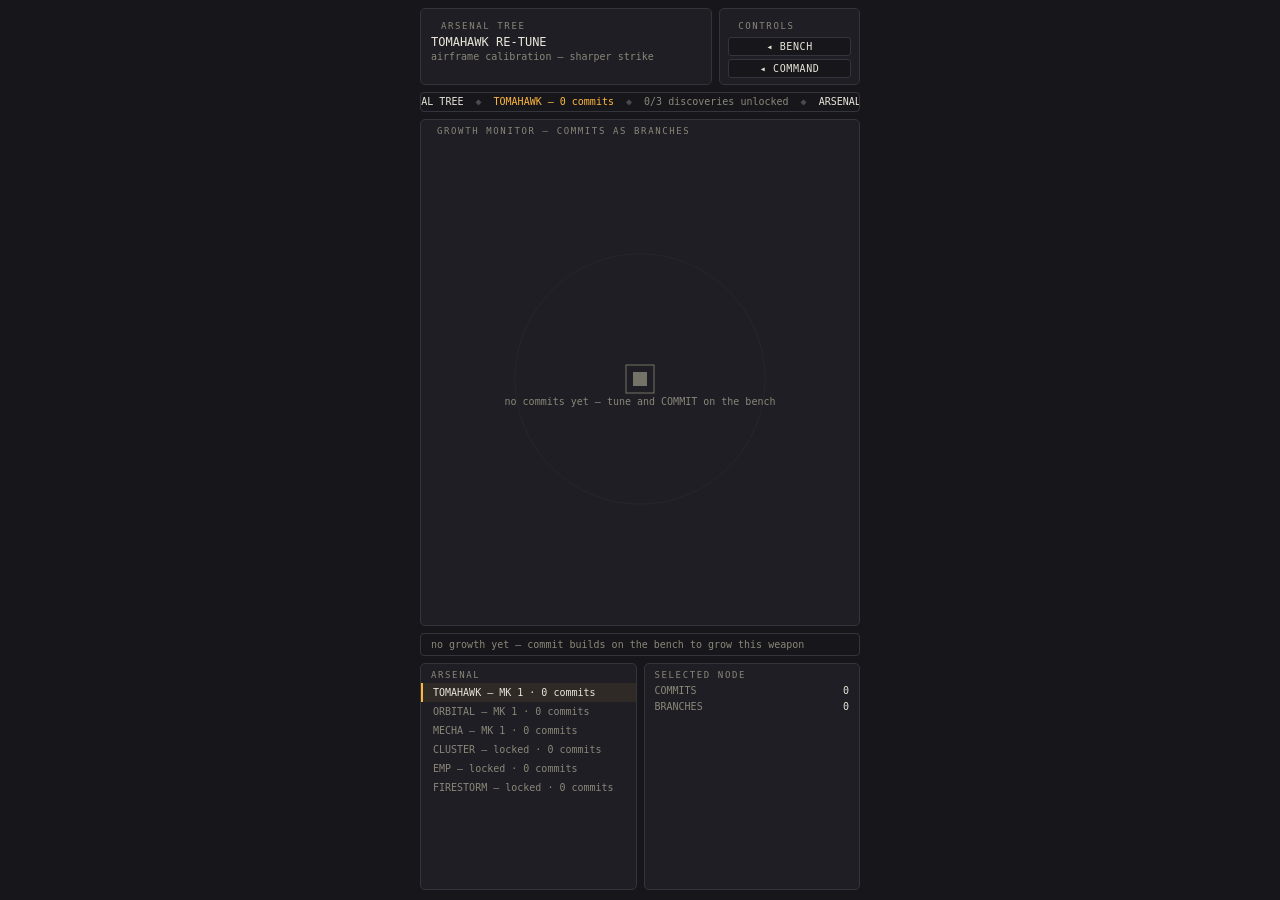
<file: arsenal.html>
<!doctype html>
<html lang="en">
<head>
<meta charset="utf-8" />
<meta name="viewport" content="width=device-width, initial-scale=1, viewport-fit=cover, user-scalable=no" />
<title>WARCLOCK // ARSENAL TREE</title>
<style>
/* Arsenal tree v1 — the tech-tree surface. Every bench COMMIT/discovery grew
   a node in P.tree[weapon]; this page renders each weapon's growth as a
   radial tree (root = the weapon's seed, depth = radius, branch = the corner
   of the lattice you tuned from). Reads the same warclock_profile the
   theatre and bench share. */
:root{
  --bg:#17171b; --panel:#1e1e24; --ink:#e8e4d8; --dim:#8a8778; --line:#34343c;
  --us:#d8ff3d; --foe:#ff5a2a; --amber:#ffb63d;
  --mono:"SF Mono",ui-monospace,"Cascadia Mono","Roboto Mono",Consolas,monospace;
}
*{box-sizing:border-box;-webkit-tap-highlight-color:transparent;margin:0}
html,body{height:100%;overflow:hidden}
body{position:fixed;inset:0;width:100%;background:var(--bg);color:var(--ink);
  font-family:var(--mono);font-size:12px;line-height:1.35;
  -webkit-user-select:none;user-select:none;overscroll-behavior:none;display:flex;justify-content:center}
@supports (height:100dvh){ html,body{height:100dvh} }
#device{width:100%;max-width:460px;height:100%;max-height:960px;overflow:hidden;display:flex;flex-direction:column;gap:7px;
  padding:calc(8px + env(safe-area-inset-top)) 10px calc(10px + env(safe-area-inset-bottom))}
.card{border:1px solid var(--line);background:var(--panel);border-radius:5px;
  display:flex;flex-direction:column;overflow:hidden}
.card>.ph{flex:none;padding:5px 10px 2px;font-size:9px;letter-spacing:.18em;color:var(--dim);
  white-space:nowrap;overflow:hidden;text-overflow:ellipsis}

#top{flex:none;display:flex;gap:7px}
#info{flex:1;min-width:0;padding:6px 10px}
#info b{color:var(--ink);font-weight:400;font-size:12px}
#info .d{font-size:10px;color:var(--dim);white-space:nowrap;overflow:hidden;text-overflow:ellipsis}
#ctrl{width:32%;flex:none;padding:6px 8px;display:flex;flex-direction:column;gap:3px;align-items:stretch}
#ctrl button{background:var(--bg);border:1px solid var(--line);color:var(--ink);border-radius:3px;
  font-family:var(--mono);font-size:10px;letter-spacing:.06em;padding:3px 6px;touch-action:manipulation}
#ctrl button:active{background:var(--ink);color:var(--bg)}

#atick{flex:none;height:20px;border:1px solid var(--line);background:var(--bg);
  border-radius:4px;overflow:hidden}
#atick canvas{width:100%;height:100%;display:block}

/* the tree monitor — the page's OP-MONITOR */
#treewrap{flex:2.2;min-height:0;padding:0 6px 6px}
#tree{width:100%;height:100%;display:block}

/* telemetry strip under the tree */
#tele{flex:none;border:1px solid var(--line);background:var(--bg);border-radius:4px;
  padding:4px 10px;font-size:10px;color:var(--dim);white-space:nowrap;overflow:hidden;text-overflow:ellipsis}
#tele b{color:var(--amber);font-weight:400}

/* bottom: weapon selector */
#bottom{flex:1;min-height:0;display:flex;gap:7px}
#weplist{flex:1;min-height:0;overflow-y:auto}
#weplist .li{font-size:10px;padding:4px 10px;white-space:nowrap;overflow:hidden;text-overflow:ellipsis;
  color:var(--dim);width:100%;text-align:left;background:transparent;border:none;border-left:2px solid transparent;
  font-family:var(--mono);touch-action:manipulation;display:block}
#weplist .li b{color:var(--us);font-weight:400}
#weplist .li.sel{color:var(--ink);border-left-color:var(--amber);background:rgba(255,182,61,.08)}
#weplist .li:active{background:rgba(255,182,61,.16)}
#wepstats{flex:1;min-height:0}
#wepstats .lrow{display:flex;justify-content:space-between;font-size:10px;color:var(--dim);padding:1px 10px}
#wepstats .lrow b{color:var(--ink);font-weight:400}
</style>
</head>
<body>
<main id="device">
  <div id="top">
    <div class="card" id="info"><span class="ph">ARSENAL TREE</span>
      <div id="infoline"><b>—</b></div><div class="d" id="infodesc">—</div></div>
    <div class="card" id="ctrl"><span class="ph">CONTROLS</span>
      <button id="bbench">◂ BENCH</button><button id="bcommand">◂ COMMAND</button></div>
  </div>
  <div id="atick"><canvas id="atickc"></canvas></div>
  <div class="card" id="treewrap"><span class="ph">GROWTH MONITOR — COMMITS AS BRANCHES</span><canvas id="tree"></canvas></div>
  <div id="tele">tap a node to read it</div>
  <div id="bottom">
    <div class="card" id="weplist"><span class="ph">ARSENAL</span><div id="weprows"></div></div>
    <div class="card" id="wepstats"><span class="ph">SELECTED NODE</span><div id="nodestats"></div></div>
  </div>
</main>

<script>
"use strict";
function clamp(v){ return v<0?0:v>1?1:v; }

/* shared profile — same key theatre and bench use */
var P=(function(){
  try{ var p=JSON.parse(localStorage.getItem("warclock_profile"));
       if (p && p.v===1) return p; }catch(e){}
  return {v:1, sorties:0, wins:0, verdicts:[], crew:null};
})();
if (!P.arsenal) P.arsenal={};
if (!P.unlocks) P.unlocks={};
if (!P.builds) P.builds={};
if (!P.tree) P.tree={};

/* same recipe roster as the bench (names/desc only — no eval here) */
var RECIPES=[
  {id:"TOMAHAWK", kind:"tune", name:"TOMAHAWK RE-TUNE", desc:"airframe calibration — sharper strike"},
  {id:"ORBITAL", kind:"tune", name:"ORBITAL COHERENCE", desc:"beam discipline — wider lance"},
  {id:"MECHA", kind:"tune", name:"CHASSIS RESONANCE", desc:"drop readiness — faster cycle"},
  {id:"CLUSTER", kind:"unlock", name:"CLUSTER TOMAHAWK", desc:"one bird, three warheads — 2 MAT"},
  {id:"EMP", kind:"unlock", name:"EMP LANCE", desc:"kills systems, not people — dismantles forts"},
  {id:"FIRESTORM", kind:"unlock", name:"FIRESTORM BARRAGE", desc:"rolling artillery — aggressive build"},
];
var AXIS_COL={POW:"#ff5a2a", EFF:"#d8ff3d", VOL:"#ffb63d"};

var selectedId = (P.selectedArsenal && RECIPES.some(function(r){return r.id===P.selectedArsenal;}))
  ? P.selectedArsenal : RECIPES[0].id;
var selectedNode=-1;                              // index into P.tree[selectedId], -1 = root

/* ============ ticker tape (same primitives as theatre/bench) ============ */
var TAPE_COL={ up:"#d8ff3d", bad:"#ff5a2a", rq:"#ffb63d", team:"#e8e4d8",
               ink:"#e8e4d8", dim:"#8a8778", sep:"#4a4a54" };
function mkTape(canvas,fontPx,speed){
  return { c:canvas, ctx:canvas.getContext("2d"), fontPx:fontPx, speed:speed,
           runs:[], widths:[], w:0, off:0, dirty:true, pending:null };
}
function tapeSet(tp,runs){
  if (!tp.runs.length){ tp.runs=runs; tp.dirty=true; }
  else tp.pending=runs;
}
function tapeMeasure(tp,ctx){
  tp.widths.length=0; var w=0;
  for (var k=0;k<tp.runs.length;k++){
    var rw=ctx.measureText(tp.runs[k].t).width; tp.widths.push(rw); w+=rw;
  }
  tp.w=Math.max(1,w); tp.dirty=false;
}
function tapeDraw(tp,dt){
  var c=tp.c, r=c.getBoundingClientRect();
  if (!r.width) return;
  var d=window.devicePixelRatio||1, cw=Math.round(r.width*d), ch=Math.round(r.height*d);
  if (c.width!==cw||c.height!==ch){ c.width=cw; c.height=ch; tp.dirty=true; }
  var ctx=tp.ctx;
  ctx.font=(tp.fontPx*d)+"px "+'"SF Mono",ui-monospace,Consolas,monospace';
  ctx.textBaseline="middle";
  if (tp.dirty) tapeMeasure(tp,ctx);
  tp.off+=tp.speed*d*dt;
  if (tp.off>=tp.w){
    tp.off-=tp.w;
    if (tp.pending){ tp.runs=tp.pending; tp.pending=null; tapeMeasure(tp,ctx);
      if (tp.off>=tp.w) tp.off%=tp.w; }
  }
  ctx.clearRect(0,0,cw,ch);
  var y=ch/2, x=-tp.off, guard=0;
  while (x<cw && guard++<40){
    for (var k2=0;k2<tp.runs.length;k2++){
      var rw=tp.widths[k2];
      if (x+rw>0 && x<cw){ ctx.fillStyle=tp.runs[k2].col; ctx.fillText(tp.runs[k2].t,x,y); }
      x+=rw;
    }
  }
}
function runsFrom(items){
  var runs=[];
  items.forEach(function(it){
    runs.push({t:it[0],col:TAPE_COL[it[1]]||TAPE_COL.dim});
    runs.push({t:"  ◆  ",col:TAPE_COL.sep});
  });
  return runs;
}
var TAPES={ a: mkTape(document.getElementById("atickc"),10,26) };

/* ============ radial tree layout ============
   root at center; each node's radius = its depth (commits since the seed),
   angle inherited from its parent with siblings fanned apart. Same polar
   coordinate language as the bench's old radial gauges — the weapon grows
   outward from its seed. */
var tree=document.getElementById("tree");
var layout=[];                                    // [{x,y,node,idx,depth}] recomputed per render
function layoutTree(){
  layout.length=0;
  var nodes=P.tree[selectedId]||[];
  var depth=[], children={};
  nodes.forEach(function(n,i){
    depth[i]=(n.parent<0)?1:depth[n.parent]+1;
    var pk=String(n.parent);
    (children[pk]=children[pk]||[]).push(i);
  });
  var maxDepth=1; depth.forEach(function(dd){ if (dd>maxDepth) maxDepth=dd; });
  var angle=[];
  function assign(idx,a0,a1){
    var mid=(a0+a1)/2; angle[idx]=mid;
    var kids=children[String(idx)]||[];
    kids.forEach(function(k,ki){
      var span=(a1-a0)/kids.length;
      assign(k, a0+ki*span, a0+(ki+1)*span);
    });
  }
  var roots=children["-1"]||[];
  roots.forEach(function(rt,ri){
    var span=Math.PI*2/Math.max(1,roots.length);
    assign(rt, -Math.PI/2+ri*span, -Math.PI/2+(ri+1)*span);
  });
  layout.push({x:0.5,y:0.5,node:null,idx:-1,depth:0});   // the seed
  nodes.forEach(function(n,i){
    var rr=depth[i]/(maxDepth+0.6)*0.47;
    layout.push({ x:0.5+rr*Math.cos(angle[i]), y:0.5+rr*Math.sin(angle[i]),
                  node:n, idx:i, depth:depth[i] });
  });
}
function drawTree(){
  var d=window.devicePixelRatio||1, r=tree.getBoundingClientRect();
  if (!r.width) return;
  var W=Math.round(r.width*d), H=Math.round(r.height*d);
  if (tree.width!==W||tree.height!==H){ tree.width=W; tree.height=H; }
  var ctx=tree.getContext("2d");
  ctx.clearRect(0,0,W,H);
  var pulse=0.5+0.5*Math.sin(performance.now()/400);
  // depth rings — the MK tiers
  var maxD=1; layout.forEach(function(L){ if (L.depth>maxD) maxD=L.depth; });
  ctx.strokeStyle="#26262d"; ctx.lineWidth=Math.max(1,d);
  for (var t2=1;t2<=maxD;t2++){
    var rr=t2/(maxD+0.6)*0.47*Math.min(W,H);
    ctx.beginPath(); ctx.arc(W/2,H/2,rr,0,Math.PI*2); ctx.stroke();
  }
  // edges
  ctx.lineWidth=Math.max(1,d);
  layout.forEach(function(L){
    if (!L.node) return;
    var p = L.node.parent<0 ? layout[0] : layout.filter(function(o){return o.idx===L.node.parent;})[0];
    if (!p) return;
    ctx.strokeStyle="#4a4a54";
    ctx.beginPath(); ctx.moveTo(p.x*W,p.y*H); ctx.lineTo(L.x*W,L.y*H); ctx.stroke();
  });
  // nodes — square voxel bits in the axis color, selected one ringed
  layout.forEach(function(L){
    var sz=(L.node?11:14)*d;
    var col=L.node?(AXIS_COL[L.node.axis]||"#e8e4d8"):"#8a8778";
    ctx.fillStyle=col;
    if (L.idx===selectedNode){
      ctx.globalAlpha=0.55+0.45*pulse;
      ctx.strokeStyle=col; ctx.lineWidth=Math.max(1,d);
      ctx.strokeRect(L.x*W-sz, L.y*H-sz, sz*2, sz*2);
    }
    ctx.fillRect(L.x*W-sz/2, L.y*H-sz/2, sz, sz);
    ctx.globalAlpha=1;
  });
  // empty-tree hint
  if (layout.length<=1){
    ctx.fillStyle="#8a8778"; ctx.font=(10*d)+"px monospace"; ctx.textAlign="center";
    ctx.fillText("no commits yet — tune and COMMIT on the bench", W/2, H/2+26*d);
  }
}
tree.addEventListener("click",function(ev){
  var r=tree.getBoundingClientRect();
  var mx=(ev.clientX-r.left)/r.width, my=(ev.clientY-r.top)/r.height;
  var best=-1, bestD=0.004;                        // generous tap radius (normalized²)
  layout.forEach(function(L){
    if (!L.node) return;
    var dd=Math.pow(L.x-mx,2)+Math.pow(L.y-my,2);
    if (dd<bestD){ bestD=dd; best=L.idx; }
  });
  selectedNode=best;
  renderStatic();
});

/* ============ readouts ============ */
function recipeById(id){ return RECIPES.filter(function(r){return r.id===id;})[0]; }
function renderStatic(){
  var cur=recipeById(selectedId), nodes=P.tree[selectedId]||[];
  document.getElementById("infoline").innerHTML="<b>"+cur.name+"</b>";
  document.getElementById("infodesc").textContent=cur.desc;
  // weapon selector
  var rows=[];
  RECIPES.forEach(function(rp){
    var n=(P.tree[rp.id]||[]).length;
    var mk = rp.kind==="tune" ? "MK "+(1+n) : (P.unlocks[rp.id]?"deployable":"locked");
    rows.push('<button class="li'+(rp.id===selectedId?' sel':'')+'" data-id="'+rp.id+'">'
      +rp.id+' — '+mk+' · '+n+' commit'+(n===1?'':'s')+'</button>');
  });
  document.getElementById("weprows").innerHTML=rows.join("");
  // node stats
  var html;
  if (selectedNode>=0 && nodes[selectedNode]){
    var n2=nodes[selectedNode];
    html='<div class="lrow"><span>NODE</span><b>#'+(selectedNode+1)+'</b></div>'
      +'<div class="lrow"><span>AXIS</span><b>'+n2.axis+'</b></div>'
      +'<div class="lrow"><span>EFF</span><b>'+Math.round(n2.eff*100)+'</b></div>'
      +'<div class="lrow"><span>POW</span><b>'+Math.round(n2.pow*100)+'</b></div>'
      +'<div class="lrow"><span>VOL</span><b>'+Math.round(n2.vol*100)+'</b></div>'
      +'<div class="lrow"><span>BUILD</span><b>'+n2.sl.map(function(v){return Math.round(v*100);}).join("/")+'</b></div>';
    document.getElementById("tele").innerHTML="node <b>#"+(selectedNode+1)+"</b> — "
      +n2.axis+"-dominant commit, build "+n2.sl.map(function(v){return Math.round(v*100);}).join("/")
      +(n2.parent>=0?(" branched from #"+(n2.parent+1)):" grown from the seed");
  } else {
    html='<div class="lrow"><span>COMMITS</span><b>'+nodes.length+'</b></div>'
      +'<div class="lrow"><span>BRANCHES</span><b>'+nodes.filter(function(n3){return n3.parent<0;}).length+'</b></div>';
    document.getElementById("tele").innerHTML=nodes.length
      ? "tap a node to read it — "+nodes.length+" commit"+(nodes.length===1?"":"s")+" grown"
      : "no growth yet — commit builds on the bench to grow this weapon";
  }
  document.getElementById("nodestats").innerHTML=html;
  // ticker
  var items=[["ARSENAL TREE","ink"],[cur.id+" — "+nodes.length+" commits","rq"]];
  var axes={}; nodes.forEach(function(n4){ axes[n4.axis]=(axes[n4.axis]||0)+1; });
  Object.keys(axes).forEach(function(a){ items.push([a+" ×"+axes[a], a==="POW"?"bad":a==="EFF"?"up":"rq"]); });
  var unlocked=RECIPES.filter(function(rp2){return rp2.kind==="unlock"&&P.unlocks[rp2.id];}).length;
  items.push([unlocked+"/3 discoveries unlocked", unlocked===3?"up":"dim"]);
  tapeSet(TAPES.a, runsFrom(items));
  layoutTree();
}
document.getElementById("weprows").addEventListener("click",function(e){
  var b=e.target.closest?e.target.closest(".li"):null;
  if (!b) return;
  selectedId=b.getAttribute("data-id"); selectedNode=-1;
  P.selectedArsenal=selectedId;
  try{ localStorage.setItem("warclock_profile",JSON.stringify(P)); }catch(e2){}
  renderStatic();
});
document.getElementById("bcommand").addEventListener("click",function(){ location.href="index.html"; });
document.getElementById("bbench").addEventListener("click",function(){ location.href="bench.html"; });

/* ================= loop ================= */
renderStatic();
window.addEventListener("resize",renderStatic);
var last=performance.now();
function loop(now){
  var dt=Math.min(0.1,(now-last)/1000); last=now;
  drawTree();
  tapeDraw(TAPES.a,dt);
  requestAnimationFrame(loop);
}
requestAnimationFrame(loop);
</script>
</body>
</html>
</file>
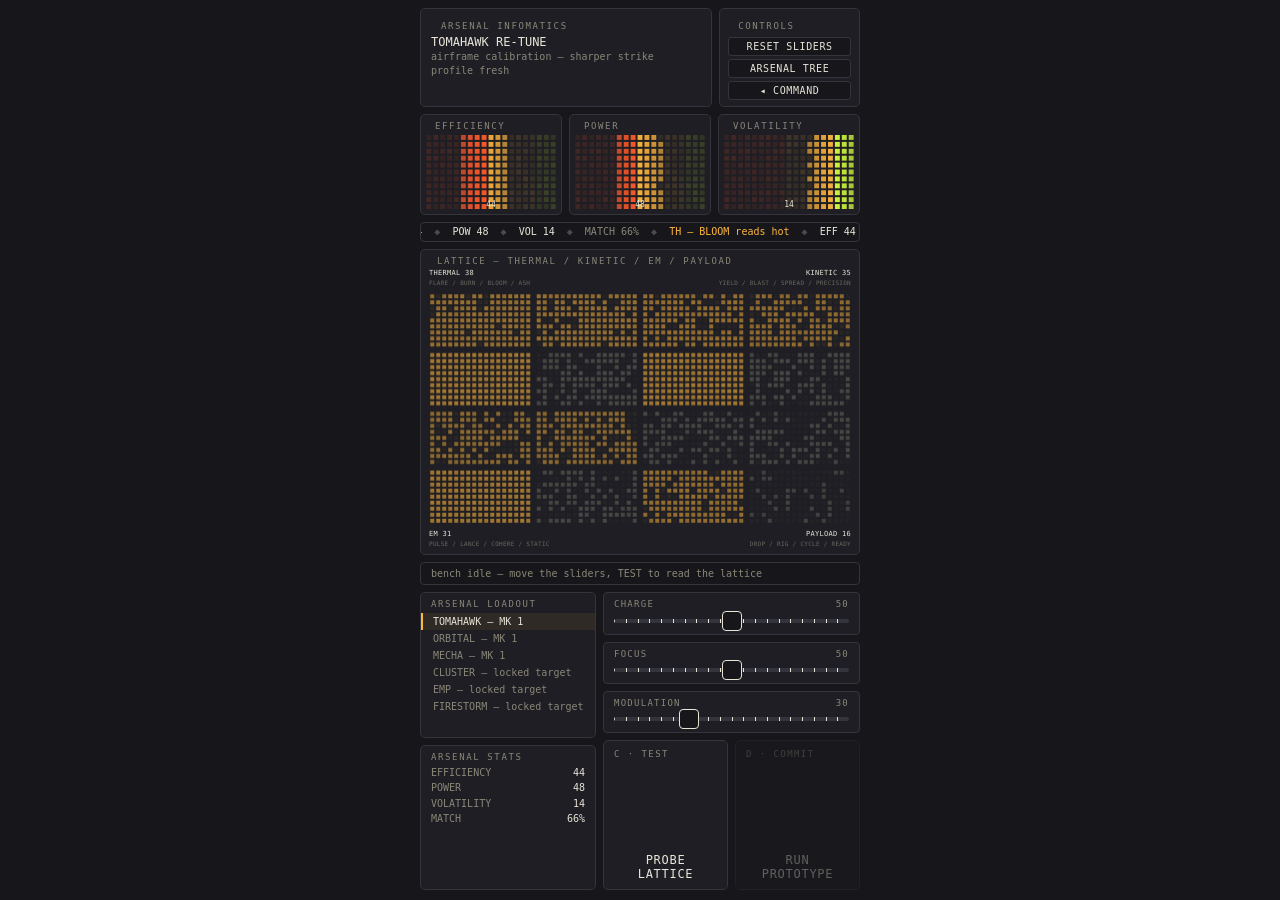
<file: bench.html>
<!doctype html>
<html lang="en">
<head>
<meta charset="utf-8" />
<meta name="viewport" content="width=device-width, initial-scale=1, viewport-fit=cover, user-scalable=no" />
<title>WARCLOCK // ARSENAL BENCH</title>
<style>
/* Arsenal bench v3 — permutation lab. Three sliders drive a formula space:
   three radial saturation gauges (EFF/POW/VOL, ~500 voxels) and a 4-quadrant
   lattice map (~1k voxels). Certain map shapes are weapon recipes — TEST (C)
   hints at what's near, COMMIT (D) burns a viable build into the profile as
   deployable arsenal. The theatre reads all of it. */
:root{
  --bg:#17171b; --panel:#1e1e24; --ink:#e8e4d8; --dim:#8a8778; --line:#34343c;
  --us:#d8ff3d; --foe:#ff5a2a; --amber:#ffb63d;
  --mono:"SF Mono",ui-monospace,"Cascadia Mono","Roboto Mono",Consolas,monospace;
}
*{box-sizing:border-box;-webkit-tap-highlight-color:transparent;margin:0}
html,body{height:100%;overflow:hidden}
body{position:fixed;inset:0;width:100%;background:var(--bg);color:var(--ink);
  font-family:var(--mono);font-size:12px;line-height:1.35;
  -webkit-user-select:none;user-select:none;overscroll-behavior:none;display:flex;justify-content:center}
@supports (height:100dvh){ html,body{height:100dvh} }
#device{width:100%;max-width:460px;height:100%;max-height:960px;overflow:hidden;display:flex;flex-direction:column;gap:7px;
  padding:calc(8px + env(safe-area-inset-top)) 10px calc(10px + env(safe-area-inset-bottom))}
.card{border:1px solid var(--line);background:var(--panel);border-radius:5px;
  display:flex;flex-direction:column;overflow:hidden}
.card>.ph{flex:none;padding:5px 10px 2px;font-size:9px;letter-spacing:.18em;color:var(--dim);
  white-space:nowrap;overflow:hidden;text-overflow:ellipsis}

/* top: infomatics + controls */
#top{flex:none;display:flex;gap:7px}
#info{flex:1;min-width:0;padding:6px 10px}
#info b{color:var(--ink);font-weight:400;font-size:12px}
#info .d{font-size:10px;color:var(--dim);white-space:nowrap;overflow:hidden;text-overflow:ellipsis}
#ctrl{width:32%;flex:none;padding:6px 8px;display:flex;flex-direction:column;gap:3px;align-items:stretch}
#ctrl button{background:var(--bg);border:1px solid var(--line);color:var(--ink);border-radius:3px;
  font-family:var(--mono);font-size:10px;letter-spacing:.06em;padding:3px 6px;touch-action:manipulation}
#ctrl button:active{background:var(--ink);color:var(--bg)}

/* gauges: three radial voxel saturation dials, landscape ellipses */
#gaugerow{flex:0.51;min-height:0;display:flex;gap:7px}
.gcard{flex:1;min-width:0;padding:0 4px 4px}
.gcard canvas{width:100%;height:100%;display:block}

/* gauge-informatics ticker */
#gtick{flex:none;height:20px;border:1px solid var(--line);background:var(--bg);
  border-radius:4px;overflow:hidden}
#gtick canvas{width:100%;height:100%;display:block}

/* quadrant lattice */
#quadwrap{flex:1.5;min-height:0;padding:0 6px 6px}
#quadinner{position:relative;width:100%;height:100%;min-height:0;flex:1;
  padding:22px 0}                                  /* reserved label bands, voxels stay clear */
#quad{width:100%;height:100%;display:block}
.qlabel{position:absolute;pointer-events:none;font-size:7px;letter-spacing:.04em;
  color:#8a8778;line-height:1.4;max-width:46%;white-space:nowrap;overflow:hidden;text-overflow:ellipsis}
.qlabel b{color:#e8e4d8;font-weight:400}
.qlabel .sc{display:block;font-size:6px;color:#6a6860}
.qlabel.tl{top:0;left:2px;text-align:left}
.qlabel.tr{top:0;right:2px;text-align:right}
.qlabel.bl{bottom:0;left:2px;text-align:left}
.qlabel.br{bottom:0;right:2px;text-align:right}

/* hint ticker */
#hint{flex:none;border:1px solid var(--line);background:var(--bg);border-radius:4px;
  padding:4px 10px;font-size:10px;color:var(--dim);white-space:nowrap;overflow:hidden;text-overflow:ellipsis}
#hint b{color:var(--amber);font-weight:400}

/* bottom: loadout+stats left, sliders+testbed right */
#bottom{flex:1.5;min-height:0;display:flex;gap:7px}
#leftcol{width:40%;flex:none;display:flex;flex-direction:column;gap:7px;min-height:0}
#loadout{flex:1;min-height:0;overflow-y:auto}
#loadout .li{font-size:10px;padding:3px 10px;white-space:nowrap;overflow:hidden;text-overflow:ellipsis;
  color:var(--dim);width:100%;text-align:left;background:transparent;border:none;border-left:2px solid transparent;
  font-family:var(--mono);touch-action:manipulation;display:block}
#loadout .li b{color:var(--us);font-weight:400}
#loadout .li.sel{color:var(--ink);border-left-color:var(--amber);background:rgba(255,182,61,.08)}
#loadout .li.sel b{color:var(--amber)}
#loadout .li:active{background:rgba(255,182,61,.16)}
#stats{flex:1;min-height:0}
#stats .lrow{display:flex;justify-content:space-between;font-size:10px;color:var(--dim);padding:1px 10px}
#stats .lrow b{color:var(--ink);font-weight:400}
#rightcol{flex:1;min-width:0;display:flex;flex-direction:column;gap:7px}
.sld{flex:none;border:1px solid var(--line);background:var(--panel);border-radius:4px;padding:5px 10px 7px}
.sld .sk{font-size:9px;color:var(--dim);letter-spacing:.14em;display:flex;justify-content:space-between}
.sld input{width:100%;margin-top:4px;-webkit-appearance:none;appearance:none;height:4px;border-radius:2px;
  outline:none;background-image:repeating-linear-gradient(to right,var(--ink) 0,var(--ink) 1px,transparent 1px,transparent calc(100%/20));
  background-color:var(--line);background-repeat:no-repeat}
.sld input::-webkit-slider-thumb{-webkit-appearance:none;appearance:none;width:20px;height:20px;border-radius:4px;
  background:var(--bg);border:1px solid var(--ink);cursor:pointer;transition:transform .06s ease}
.sld input.snap::-webkit-slider-thumb{transform:scale(1.22);border-color:var(--amber)}
.sld input::-moz-range-thumb{width:20px;height:20px;border-radius:4px;
  background:var(--bg);border:1px solid var(--ink);cursor:pointer;transition:transform .06s ease}
.sld input.snap::-moz-range-thumb{transform:scale(1.22);border-color:var(--amber)}
#testbed{flex:1;min-height:0;display:flex;gap:7px}
#testbed button{flex:1;border-radius:5px;font-family:var(--mono);letter-spacing:.06em;font-size:12px;
  background:var(--panel);border:1px solid var(--line);color:var(--ink);touch-action:manipulation;
  display:flex;flex-direction:column;align-items:flex-start;justify-content:space-between;padding:8px 10px}
#testbed button .k{font-size:9px;color:var(--dim);letter-spacing:.16em}
#testbed button:active{background:var(--ink);color:var(--bg)}
#btnC{border-color:var(--amber)} #btnC .k{color:var(--amber)}
#btnD{border-color:var(--us)} #btnD .k{color:var(--us)}
#btnD[disabled]{opacity:.35}
#btnD.armed{border-color:var(--amber);color:var(--amber)}
</style>
</head>
<body>
<main id="device">
  <div id="top">
    <div class="card" id="info"><span class="ph">ARSENAL INFOMATICS</span>
      <div id="infoline"><b>—</b></div><div class="d" id="infodesc">—</div><div class="d" id="sortiecount">—</div></div>
    <div class="card" id="ctrl"><span class="ph">CONTROLS</span>
      <button id="breset">RESET SLIDERS</button><button id="barsenal">ARSENAL TREE</button><button id="bcommand">◂ COMMAND</button></div>
  </div>
  <div id="gaugerow">
    <div class="card gcard"><span class="ph">EFFICIENCY</span><canvas id="g0"></canvas></div>
    <div class="card gcard"><span class="ph">POWER</span><canvas id="g1"></canvas></div>
    <div class="card gcard"><span class="ph">VOLATILITY</span><canvas id="g2"></canvas></div>
  </div>
  <div id="gtick"><canvas id="gtickc"></canvas></div>
  <div class="card" id="quadwrap"><span class="ph">LATTICE — THERMAL / KINETIC / EM / PAYLOAD</span>
    <div id="quadinner"><canvas id="quad"></canvas>
      <div class="qlabel tl" id="qlTH"></div>
      <div class="qlabel tr" id="qlKN"></div>
      <div class="qlabel bl" id="qlEM"></div>
      <div class="qlabel br" id="qlPL"></div>
    </div>
  </div>
  <div id="hint">bench idle — move the sliders, TEST to read the lattice</div>
  <div id="bottom">
    <div id="leftcol">
      <div class="card" id="loadout"><span class="ph">ARSENAL LOADOUT</span><div id="loadlist"></div></div>
      <div class="card" id="stats"><span class="ph">ARSENAL STATS</span><div id="statlist"></div></div>
    </div>
    <div id="rightcol">
      <div class="sld"><span class="sk"><span>CHARGE</span><span id="v0">50</span></span>
        <input type="range" id="s0" min="0" max="100" step="5" value="50"></div>
      <div class="sld"><span class="sk"><span>FOCUS</span><span id="v1">50</span></span>
        <input type="range" id="s1" min="0" max="100" step="5" value="50"></div>
      <div class="sld"><span class="sk"><span>MODULATION</span><span id="v2">30</span></span>
        <input type="range" id="s2" min="0" max="100" step="5" value="30"></div>
      <div id="testbed">
        <button id="btnC"><span class="k">C · TEST</span><span>PROBE LATTICE</span></button>
        <button id="btnD" disabled><span class="k">D · COMMIT</span><span>RUN PROTOTYPE</span></button>
      </div>
    </div>
  </div>
</main>

<script>
"use strict";
function clamp(v){ return v<0?0:v>1?1:v; }
function hash2(a,b){ var h=(a*374761393+b*668265263)^(a<<7); h=(h^(h>>13))*1274126177;
  return ((h^(h>>16))>>>0)/4294967295; }

/* shared profile — same key the theatre uses */
var P=(function(){
  try{ var p=JSON.parse(localStorage.getItem("warclock_profile"));
       if (p && p.v===1) return p; }catch(e){}
  return {v:1, sorties:0, wins:0, verdicts:[], crew:null};
})();
if (!P.arsenal) P.arsenal={};
if (!P.unlocks) P.unlocks={};
if (!P.builds) P.builds={};       // per-weapon slider profile — each recipe keeps its own build
if (!P.tree) P.tree={};           // per-weapon commit history — the arsenal tech tree
function saveP(){ try{ localStorage.setItem("warclock_profile",JSON.stringify(P)); }catch(e){} }

/* ============ the formula space ============ */
var SL=[0.5,0.5,0.3];    // CHARGE, FOCUS, MODULATION — the SELECTED weapon's build
function metrics(){
  var a=SL[0],b=SL[1],c=SL[2];
  return {
    eff: clamp(0.25 + b*0.55 - Math.abs(a-b)*0.5 - c*0.3),
    pow: clamp(a*0.75 + c*0.45 - a*c*0.2),
    vol: clamp(c*0.85 + a*b*0.25 - b*0.35),
  };
}
/* quadrant saturations: each favors a different mix of the three feeds */
function quads(){
  var a=SL[0],b=SL[1],c=SL[2];
  return {
    TH: clamp(a*0.8 + c*0.35 - b*0.25),          // thermal: charge-hungry
    KN: clamp(a*0.45 + a*b*0.75 - c*0.2),        // kinetic: charge×focus
    EM: clamp(b*0.7 + b*c*0.55 - a*0.25),        // EM: focus×modulation
    PL: clamp(c*0.6 + a*c*0.55 - b*0.2),         // payload: modulation-fed
  };
}

/* ============ recipes: the permutation spine ============
   upgrades tune the classic three; discoveries add NEW deployable LAOE.
   need[] entries: [metricOrQuad, min, max]. viability = worst margin. */
var RECIPES=[
  {id:"TOMAHAWK", kind:"tune", name:"TOMAHAWK RE-TUNE", desc:"airframe calibration — sharper strike",
   need:[["pow",0.45,1],["eff",0.55,1],["vol",0,0.5]]},
  {id:"ORBITAL", kind:"tune", name:"ORBITAL COHERENCE", desc:"beam discipline — wider lance",
   need:[["EM",0.55,1],["eff",0.6,1],["vol",0,0.35]]},
  {id:"MECHA", kind:"tune", name:"CHASSIS RESONANCE", desc:"drop readiness — faster cycle",
   need:[["PL",0.55,1],["pow",0.5,1],["vol",0,0.55]]},
  {id:"CLUSTER", kind:"unlock", name:"CLUSTER TOMAHAWK", desc:"one bird, three warheads — 2 MAT",
   need:[["KN",0.6,1],["PL",0.5,1],["vol",0.35,0.7]]},
  {id:"EMP", kind:"unlock", name:"EMP LANCE", desc:"kills systems, not people — dismantles forts",
   need:[["EM",0.65,1],["eff",0.6,1],["pow",0,0.55]]},
  {id:"FIRESTORM", kind:"unlock", name:"FIRESTORM BARRAGE", desc:"rolling artillery — aggressive build",
   need:[["TH",0.65,1],["vol",0.55,1]]},
];
function evalRecipe(r){
  var m=metrics(), q=quads(), worst=1, missing=null;
  r.need.forEach(function(nd){
    var v=(nd[0] in m)?m[nd[0]]:q[nd[0]];
    var margin;
    if (v<nd[1]) margin=Math.max(0,1-(nd[1]-v)*3);
    else if (v>nd[2]) margin=Math.max(0,1-(v-nd[2])*3);
    else margin=1;
    if (margin<worst){ worst=margin; missing=nd; }
  });
  return {score:worst, missing:missing};
}
function bestRecipe(){
  var best=null;
  RECIPES.forEach(function(r){
    var e=evalRecipe(r);
    if (!best || e.score>best.e.score) best={r:r,e:e};
  });
  return best;
}
/* ============ selectable arsenal loadout: each weapon keeps its own build ============ */
var selectedId = (P.selectedArsenal && RECIPES.some(function(r){return r.id===P.selectedArsenal;}))
  ? P.selectedArsenal : RECIPES[0].id;
function recipeById(id){ return RECIPES.filter(function(r){return r.id===id;})[0]; }
function currentRecipe(){ return recipeById(selectedId)||RECIPES[0]; }
function loadBuild(id){
  SL=(P.builds[id]||[0.5,0.5,0.3]).slice();
  [0,1,2].forEach(function(k){ document.getElementById("s"+k).value=Math.round(SL[k]*100); });
}
function selectArsenal(id){
  selectedId=id; P.selectedArsenal=id; saveP(); loadBuild(id); renderStatic();
}

/* ============ gauges: voxel spectral bar, discrete cells ============
   Each voxel is a distinct square with breathing room, drawn in the earlier
   build's language: lit voxels are large and saturated, dim baseline voxels
   are small and faint. The full red → amber → green spectrum is always
   visible as the dim baseline; the traveling value band lights the region
   around the current reading. Position along the bar drives color — g1:1
   (widest, red) at the low end, g1:4 (narrowest, green) at the high end. */
var GNX=19, GNY=11;
var GAUGE_ZONES=[0,0.45,0.7,0.85,1.0];            // g1:1..g1:4 boundaries, wide→narrow
function drawGauge(cv,val,invert){
  var d=window.devicePixelRatio||1, r=cv.getBoundingClientRect();
  if (!r.width) return;
  var W=Math.round(r.width*d), H=Math.round(r.height*d);
  if (cv.width!==W||cv.height!==H){ cv.width=W; cv.height=H; }
  var ctx=cv.getContext("2d");
  ctx.clearRect(0,0,W,H);
  // square 1:1 bits: cell side is the limiting dimension, grid centered
  var cell=Math.min(W/GNX,H/GNY), gx=Math.floor(W/cell), gy=Math.floor(H/cell);
  var ox=(W-gx*cell)/2, oy=(H-gy*cell)/2;
  var s=invert?1-val:val;                        // VOL reads inverted: calm = saturated
  for (var iy=0;iy<gy;iy++) for (var ix=0;ix<gx;ix++){
    var pos=gx>1?ix/(gx-1):0;                    // 0 red end → 1 green end, linear
    var band=Math.exp(-Math.pow((pos-s)/0.20,2)); // the traveling value band
    var dith=(hash2(ix,iy)-0.5)*0.15;
    var lit=band+dith>0.35;
    // color rides position along the bar: g1:1 red → g1:2/3 amber → g1:4 green
    var cr = pos<GAUGE_ZONES[1]?[255,90,42] : pos<GAUGE_ZONES[3]?[255,182,61] : [216,255,61];
    // spectrum always visible: dim baseline voxels everywhere, lit band on top
    var alpha = lit ? 0.45+band*0.5 : 0.16+dith;
    ctx.fillStyle="rgba("+cr[0]+","+cr[1]+","+cr[2]+","+alpha+")";
    var g=1*d, sz=Math.max(1,cell-g*2);           // 1px gap each side, square bit
    ctx.fillRect(ox+ix*cell+g, oy+iy*cell+g, sz, sz);
  }
  ctx.fillStyle="#e8e4d8"; ctx.font=(8*d)+"px monospace"; ctx.textAlign="center";
  ctx.fillText(Math.round(val*100), W/2, H-3*d);
}

/* ============ ticker tape: canvas-drawn, ported verbatim from index.html ============ */
/* A tape is a list of colored text runs drawn onto a canvas at x = -offset and
   repeated until the window is filled. The scroll is one modulo counter; there
   is nothing to measure but ctx.measureText and nothing to seam. Content can
   change mid-scroll without touching the offset. */
var TAPE_COL={ up:"#d8ff3d", bad:"#ff5a2a", rq:"#ffb63d", team:"#e8e4d8",
               ink:"#e8e4d8", dim:"#8a8778", sep:"#4a4a54" };
function mkTape(canvas,fontPx,speed){
  return { c:canvas, ctx:canvas.getContext("2d"), fontPx:fontPx, speed:speed,
           runs:[], widths:[], w:0, off:0, dirty:true, pending:null };
}
function tapeSet(tp,runs){
  if (!tp.runs.length){ tp.runs=runs; tp.dirty=true; }
  else tp.pending=runs;
}
function tapeMeasure(tp,ctx){
  tp.widths.length=0; var w=0;
  for (var k=0;k<tp.runs.length;k++){
    var rw=ctx.measureText(tp.runs[k].t).width; tp.widths.push(rw); w+=rw;
  }
  tp.w=Math.max(1,w); tp.dirty=false;
}
function tapeDraw(tp,dt){
  var c=tp.c, r=c.getBoundingClientRect();
  if (!r.width) return;
  var d=window.devicePixelRatio||1, cw=Math.round(r.width*d), ch=Math.round(r.height*d);
  if (c.width!==cw||c.height!==ch){ c.width=cw; c.height=ch; tp.dirty=true; }
  var ctx=tp.ctx;
  ctx.font=(tp.fontPx*d)+"px "+'"SF Mono",ui-monospace,Consolas,monospace';
  ctx.textBaseline="middle";
  if (tp.dirty) tapeMeasure(tp,ctx);
  tp.off+=tp.speed*d*dt;
  if (tp.off>=tp.w){                               // seam: safe point to take new content
    tp.off-=tp.w;
    if (tp.pending){ tp.runs=tp.pending; tp.pending=null; tapeMeasure(tp,ctx);
      if (tp.off>=tp.w) tp.off%=tp.w; }
  }
  ctx.clearRect(0,0,cw,ch);
  var y=ch/2, x=-tp.off, guard=0;
  while (x<cw && guard++<40){                      // repeat the cycle across the window
    for (var k2=0;k2<tp.runs.length;k2++){
      var rw=tp.widths[k2];
      if (x+rw>0 && x<cw){ ctx.fillStyle=tp.runs[k2].col; ctx.fillText(tp.runs[k2].t,x,y); }
      x+=rw;
    }
  }
}
function runsFrom(items){                          // items: [text, colorKey] pairs
  var runs=[];
  items.forEach(function(it){
    runs.push({t:it[0],col:TAPE_COL[it[1]]||TAPE_COL.dim});
    runs.push({t:"  ◆  ",col:TAPE_COL.sep});
  });
  return runs;
}
var TAPES={ gauge: mkTape(document.getElementById("gtickc"),10,26) };
function tickMarquees(dt){ for (var key in TAPES) tapeDraw(TAPES[key],dt); }

/* ============ quadrant lattice: 4 quadrants × 4 subcells, ~1k voxels ============ */
var quad=document.getElementById("quad");
var QLB=["THERMAL","KINETIC","EM","PAYLOAD"], QKEY=["TH","KN","EM","PL"];
var QUAD_SUBCATS={
  TH:["FLARE","BURN","BLOOM","ASH"],
  KN:["YIELD","BLAST","SPREAD","PRECISION"],
  EM:["PULSE","LANCE","COHERE","STATIC"],
  PL:["DROP","RIG","CYCLE","READY"]
};
var QLABEL_EL={TH:"qlTH", KN:"qlKN", EM:"qlEM", PL:"qlPL"};
function updateQuadLabels(){
  var q=quads();
  QKEY.forEach(function(key,qi){
    var el=document.getElementById(QLABEL_EL[key]);
    el.innerHTML="<b>"+QLB[qi]+" "+Math.round(q[key]*100)+"</b>"
      +"<span class=\"sc\">"+QUAD_SUBCATS[key].join(" / ")+"</span>";
  });
}
function lerpCol(a,b,t){
  return [a[0]+(b[0]-a[0])*t, a[1]+(b[1]-a[1])*t, a[2]+(b[2]-a[2])*t];
}
/* structured lattice, wireframe layout: each quadrant is a 2×2 arrangement of
   its 4 subcategory cells (Q:1 top-left, Q:2 top-right, Q:3 bottom-left, Q:4
   bottom-right — QUAD_SUBCATS order). Each cell is a dense block of square
   1:1 bits whose dithered saturation reads that subcategory's stat. Quadrant
   keeps the canvas's aspect ratio; the bit grid fills each cell. Labels are
   DOM elements (updateQuadLabels()). */
function subVals(qi){
  // the 4 subcategory readings for a quadrant: its saturation shaded by the
  // same per-slot factors the old subcell character used (pow/eff/calm/vol)
  var q=quads(), m=metrics(), sat=q[QKEY[qi]];
  var f=[m.pow, m.eff, 1-m.vol, m.vol];
  return f.map(function(fx,si){
    return clamp(sat*0.65 + fx*0.35 + (hash2(qi*7+si,3)-0.5)*0.08);
  });
}
function drawQuad(){
  var d=window.devicePixelRatio||1, r=quad.getBoundingClientRect();
  if (!r.width) return;
  var W=Math.round(r.width*d), H=Math.round(r.height*d);
  if (quad.width!==W||quad.height!==H){ quad.width=W; quad.height=H; }
  var ctx=quad.getContext("2d");
  ctx.clearRect(0,0,W,H);
  var cur=currentRecipe(), curNeed=(cur.need||[]).map(function(nd){return nd[0];});
  var curScore=evalRecipe(cur).score;
  var tealActive = curScore>=0.85 && curScore<0.999;
  var pulse=0.5+0.5*Math.sin(performance.now()/300);
  var qw=W/2, qh=H/2;
  var sw=qw/2, sh=qh/2;                           // subcategory cell, 2×2 per quadrant
  // square 1:1 bits sized so the grid fills the cell densely
  var bit=Math.max(3*d, Math.floor(Math.min(sw,sh)/9));
  var nx=Math.floor(sw/bit), ny=Math.floor(sh/bit);
  var g=Math.max(1,1*d), bsz=Math.max(1,bit-g*2);
  for (var qi=0;qi<4;qi++){
    var qx=(qi%2)*qw, qy=((qi/2)|0)*qh, key=QKEY[qi];
    var tealW = tealActive && curNeed.indexOf(key)>=0 ? 1 : 0;
    var navyW = discoveryRecipe && discoveryRecipe.need.some(function(nd){return nd[0]===key;}) ? 1 : 0;
    var pulseA = navyW>0 ? (0.55+0.45*pulse) : 1;
    var sv=subVals(qi);
    for (var sc=0;sc<4;sc++){                     // Q:1 tl, Q:2 tr, Q:3 bl, Q:4 br
      var v=sv[sc];
      var sx0=qx+(sc%2)*sw+(sw-nx*bit)/2;
      var sy0=qy+((sc/2)|0)*sh+(sh-ny*bit)/2;
      var hot=v>0.62, cold=v<0.28;
      var base = hot?[216,255,61]:cold?[122,120,106]:[255,182,61];
      var col=lerpCol(lerpCol(base,[61,216,200],tealW),[61,110,216],navyW);
      for (var by=0;by<ny;by++) for (var bx=0;bx<nx;bx++){
        var on=hash2(qi*131+sc*17+bx,by)<v*1.08;  // dithered saturation = the reading
        var dith=(hash2(bx,qi*7+sc*3+by)-0.5)*0.10;
        var alpha=Math.max(0.04,(on?0.34+v*0.52:0.07)+dith)*pulseA;
        ctx.fillStyle="rgba("+(col[0]|0)+","+(col[1]|0)+","+(col[2]|0)+","+alpha+")";
        ctx.fillRect(sx0+bx*bit+g, sy0+by*bit+g, bsz, bsz);
      }
    }
  }
}

/* ============ ambient scans: teal near-ultimate, navy discovery-imminent ============ */
var discoveryRecipe=null, discoveryScore=0;
function scanAmbient(){
  var q=quads(), best=null, bestScore=0;
  RECIPES.forEach(function(r){
    if (r.kind!=="unlock" || P.unlocks[r.id]) return;
    var e=evalRecipe(r);
    if (e.score>bestScore){ bestScore=e.score; best=r; }
  });
  discoveryRecipe = (best && bestScore>=0.92) ? best : null;
  discoveryScore = bestScore;
}
function nearestSubcat(){
  var q=quads(), m=metrics(), topKey=QKEY[0], topVal=-1;
  QKEY.forEach(function(k){ if (q[k]>topVal){ topVal=q[k]; topKey=k; } });
  var factors=[m.pow,m.eff,1-m.vol,m.vol], topSc=0, topF=-1;
  factors.forEach(function(f,i){ if (f>topF){ topF=f; topSc=i; } });
  return { quad:topKey, name:QUAD_SUBCATS[topKey][topSc] };
}
function updateGaugeTape(){
  var m=metrics(), cur=currentRecipe(), curE=evalRecipe(cur), ns=nearestSubcat();
  var items=[
    ["EFF "+Math.round(m.eff*100), "ink"],
    ["POW "+Math.round(m.pow*100), "ink"],
    ["VOL "+Math.round(m.vol*100), "ink"],
    ["MATCH "+Math.round(curE.score*100)+"%", curE.score>=0.999?"up":"dim"],
    [ns.quad+" — "+ns.name+" reads hot", "rq"]
  ];
  if (discoveryRecipe) items.push([discoveryRecipe.name+" reads hot — PROBE to seize it","bad"]);
  tapeSet(TAPES.gauge, runsFrom(items));
}

/* ============ readouts ============ */
function fmtNeed(nd){
  var names={eff:"efficiency",pow:"power",vol:"volatility",TH:"thermal lattice",
             KN:"kinetic lattice",EM:"EM lattice",PL:"payload lattice"};
  return names[nd[0]]||nd[0];
}
function renderVisual(dt){
  var m=metrics();
  scanAmbient();
  drawGauge(document.getElementById("g0"),m.eff,false);
  drawGauge(document.getElementById("g1"),m.pow,false);
  drawGauge(document.getElementById("g2"),m.vol,true);
  drawQuad();
  tickMarquees(dt);
}
function renderStatic(){
  var m=metrics();
  scanAmbient();
  updateGaugeTape();
  updateQuadLabels();
  for (var k=0;k<3;k++) document.getElementById("v"+k).textContent=Math.round(SL[k]*100);
  var cur=currentRecipe(), curE=evalRecipe(cur);
  // stats card — reads the SELECTED weapon's build against its own target
  document.getElementById("statlist").innerHTML=
    '<div class="lrow"><span>EFFICIENCY</span><b>'+Math.round(m.eff*100)+'</b></div>'
    +'<div class="lrow"><span>POWER</span><b>'+Math.round(m.pow*100)+'</b></div>'
    +'<div class="lrow"><span>VOLATILITY</span><b>'+Math.round(m.vol*100)+'</b></div>'
    +'<div class="lrow"><span>MATCH</span><b>'+Math.round(curE.score*100)+'%</b></div>';
  // loadout card — every recipe is a selectable profile with its own build
  var rows=[];
  RECIPES.forEach(function(r){
    var status;
    if (r.kind==="tune"){ var a=P.arsenal[r.id]; status=a?("MK "+(1+Math.round(a.fit*3))):"MK 1"; }
    else status=P.unlocks[r.id]?"deployable":"locked target";
    rows.push('<button class="li'+(r.id===selectedId?' sel':'')+'" data-id="'+r.id+'">'
      +r.id+' — '+status+'</button>');
  });
  document.getElementById("loadlist").innerHTML=rows.join("");
  // infomatics + commit — targets the SELECTED weapon, not just the best-scoring one
  document.getElementById("infoline").innerHTML="<b>"+cur.name+"</b>";
  document.getElementById("infodesc").textContent=cur.desc;
  document.getElementById("sortiecount").textContent=P.sorties?P.sorties+" sorties logged":"profile fresh";
  var viable=curE.score>=0.999;
  var already = cur.kind==="unlock" && P.unlocks[cur.id];
  document.getElementById("btnD").disabled=!(viable&&!already);
}
/* every commit/discovery grows the weapon's tech tree: a node keeps the build,
   the metrics snapshot, its dominant axis, and parents to the nearest earlier
   node in slider space — branching happens when you commit from a different
   corner of the lattice than before. arsenal.html renders this. */
function treeCommit(id){
  var m=metrics();
  var nodes=P.tree[id]=(P.tree[id]||[]);
  var axis=["POW","EFF","VOL"][[m.pow,m.eff,m.vol].indexOf(Math.max(m.pow,m.eff,m.vol))];
  var parent=-1, bestD=1e9;
  nodes.forEach(function(n,i){
    var dd=Math.pow(n.sl[0]-SL[0],2)+Math.pow(n.sl[1]-SL[1],2)+Math.pow(n.sl[2]-SL[2],2);
    if (dd<bestD){ bestD=dd; parent=i; }
  });
  nodes.push({ sl:SL.slice(), eff:Math.round(m.eff*100)/100, pow:Math.round(m.pow*100)/100,
               vol:Math.round(m.vol*100)/100, axis:axis, parent:parent, sortie:P.sorties||0 });
}
document.getElementById("loadlist").addEventListener("click",function(e){
  var b=e.target.closest?e.target.closest(".li"):null;
  if (!b) return;
  selectArsenal(b.getAttribute("data-id"));
});

/* ============ testbed — always reads against the SELECTED weapon's target ============ */
document.getElementById("btnC").addEventListener("click",function(){
  if (discoveryRecipe){
    var dr=discoveryRecipe, m=metrics();
    P.unlocks[dr.id]={ pow:Math.round(m.pow*100)/100, eff:Math.round(m.eff*100)/100,
                        vol:Math.round(m.vol*100)/100 };
    treeCommit(dr.id);
    saveP();
    selectArsenal(dr.id);
    document.getElementById("hint").innerHTML="<b>"+dr.name+"</b> discovered — deployable next sortie";
    return;
  }
  var r=currentRecipe(), e=evalRecipe(r), h;
  if (e.score>=0.999) h="<b>"+r.name+"</b> reads viable — commit on D";
  else if (e.score>0.6) h="<b>"+r.name+"</b> at "+Math.round(e.score*100)+"% — "+fmtNeed(e.missing)
    +" is off spec";
  else h="lattice unstable for <b>"+r.name+"</b> — "+Math.round(e.score*100)+"% match";
  document.getElementById("hint").innerHTML=h;
});
var armT=0, btnD=document.getElementById("btnD");
btnD.addEventListener("click",function(){
  if (btnD.disabled) return;
  if (armT<=0){ armT=2.5; btnD.classList.add("armed");
    btnD.children[1].textContent="CONFIRM ▸"; return; }
  armT=0; btnD.classList.remove("armed"); btnD.children[1].textContent="RUN PROTOTYPE";
  var r=currentRecipe(), m=metrics();
  if (r.kind==="tune"){
    var prev=P.arsenal[r.id]?P.arsenal[r.id].fit:0;
    P.arsenal[r.id]={fit:Math.max(prev,Math.round(m.eff*100)/100)};
    document.getElementById("hint").innerHTML="<b>"+r.name+"</b> burned in — fit "+Math.round(m.eff*100)+"%";
  } else {
    P.unlocks[r.id]={ pow:Math.round(m.pow*100)/100, eff:Math.round(m.eff*100)/100,
                      vol:Math.round(m.vol*100)/100 };
    document.getElementById("hint").innerHTML="<b>"+r.name+"</b> prototyped — deployable next sortie";
  }
  treeCommit(r.id);
  saveP(); renderStatic();
});
setInterval(function(){ if (armT>0){ armT-=0.1;
  if (armT<=0){ btnD.classList.remove("armed"); btnD.children[1].textContent="RUN PROTOTYPE"; } } },100);

/* sliders snap in 5% notches — a discrete profile per weapon, not one shared analog build */
[0,1,2].forEach(function(k){
  var el=document.getElementById("s"+k), snapT=0;
  el.addEventListener("input",function(){
    SL[k]=this.value/100;
    P.builds[selectedId]=SL.slice(); saveP();
    this.classList.add("snap"); snapT=1;
    if (navigator.vibrate) navigator.vibrate(4);
    renderStatic();
  });
  setInterval(function(){ if (snapT>0){ snapT-=0.1; if (snapT<=0) el.classList.remove("snap"); } },50);
});
document.getElementById("breset").addEventListener("click",function(){
  SL=[0.5,0.5,0.3];
  P.builds[selectedId]=SL.slice(); saveP();
  [0,1,2].forEach(function(k){ document.getElementById("s"+k).value=SL[k]*100; });
  renderStatic();
});
document.getElementById("bcommand").addEventListener("click",function(){
  location.href="index.html";
});
document.getElementById("barsenal").addEventListener("click",function(){
  location.href="arsenal.html";
});

loadBuild(selectedId);
renderStatic();
window.addEventListener("resize",renderStatic);

/* ================= loop ================= */
var last=performance.now();
function loop(now){
  var dt=Math.min(0.1,(now-last)/1000); last=now;
  renderVisual(dt);
  requestAnimationFrame(loop);
}
requestAnimationFrame(loop);
</script>
</body>
</html>
</file>
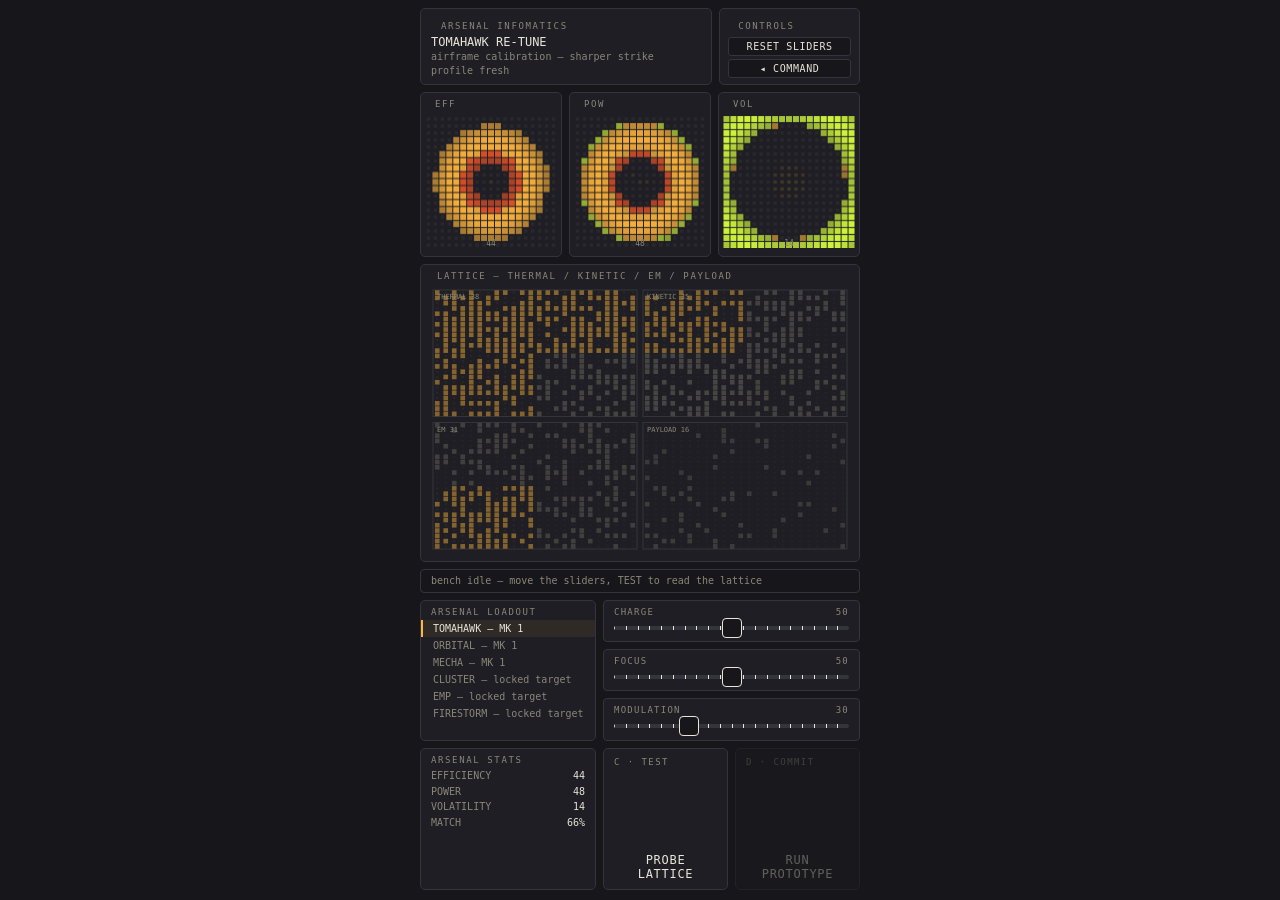
<file: proto/bench.html>
<!doctype html>
<html lang="en">
<head>
<meta charset="utf-8" />
<meta name="viewport" content="width=device-width, initial-scale=1, viewport-fit=cover, user-scalable=no" />
<title>WARCLOCK // ARSENAL BENCH</title>
<style>
/* Arsenal bench v3 — permutation lab. Three sliders drive a formula space:
   three radial saturation gauges (EFF/POW/VOL, ~500 voxels) and a 4-quadrant
   lattice map (~1k voxels). Certain map shapes are weapon recipes — TEST (C)
   hints at what's near, COMMIT (D) burns a viable build into the profile as
   deployable arsenal. The theatre reads all of it. */
:root{
  --bg:#17171b; --panel:#1e1e24; --ink:#e8e4d8; --dim:#8a8778; --line:#34343c;
  --us:#d8ff3d; --foe:#ff5a2a; --amber:#ffb63d;
  --mono:"SF Mono",ui-monospace,"Cascadia Mono","Roboto Mono",Consolas,monospace;
}
*{box-sizing:border-box;-webkit-tap-highlight-color:transparent;margin:0}
html,body{height:100%;overflow:hidden}
body{position:fixed;inset:0;width:100%;background:var(--bg);color:var(--ink);
  font-family:var(--mono);font-size:12px;line-height:1.35;
  -webkit-user-select:none;user-select:none;overscroll-behavior:none;display:flex;justify-content:center}
@supports (height:100dvh){ html,body{height:100dvh} }
#device{width:100%;max-width:460px;height:100%;max-height:960px;overflow:hidden;display:flex;flex-direction:column;gap:7px;
  padding:calc(8px + env(safe-area-inset-top)) 10px calc(10px + env(safe-area-inset-bottom))}
.card{border:1px solid var(--line);background:var(--panel);border-radius:5px;
  display:flex;flex-direction:column;overflow:hidden}
.card>.ph{flex:none;padding:5px 10px 2px;font-size:9px;letter-spacing:.18em;color:var(--dim)}

/* top: infomatics + controls */
#top{flex:none;display:flex;gap:7px}
#info{flex:1;min-width:0;padding:6px 10px}
#info b{color:var(--ink);font-weight:400;font-size:12px}
#info .d{font-size:10px;color:var(--dim);white-space:nowrap;overflow:hidden;text-overflow:ellipsis}
#ctrl{width:32%;flex:none;padding:6px 8px;display:flex;flex-direction:column;gap:3px;align-items:stretch}
#ctrl button{background:var(--bg);border:1px solid var(--line);color:var(--ink);border-radius:3px;
  font-family:var(--mono);font-size:10px;letter-spacing:.06em;padding:3px 6px;touch-action:manipulation}
#ctrl button:active{background:var(--ink);color:var(--bg)}

/* gauges: three radial voxel saturation dials */
#gaugerow{flex:0.85;min-height:0;display:flex;gap:7px}
.gcard{flex:1;min-width:0;padding:0 4px 4px}
.gcard canvas{width:100%;height:100%;display:block}

/* quadrant lattice */
#quadwrap{flex:1.5;min-height:0;padding:0 6px 6px}
#quad{width:100%;height:100%;display:block}

/* hint ticker */
#hint{flex:none;border:1px solid var(--line);background:var(--bg);border-radius:4px;
  padding:4px 10px;font-size:10px;color:var(--dim);white-space:nowrap;overflow:hidden;text-overflow:ellipsis}
#hint b{color:var(--amber);font-weight:400}

/* bottom: loadout+stats left, sliders+testbed right */
#bottom{flex:1.5;min-height:0;display:flex;gap:7px}
#leftcol{width:40%;flex:none;display:flex;flex-direction:column;gap:7px;min-height:0}
#loadout{flex:1;min-height:0;overflow-y:auto}
#loadout .li{font-size:10px;padding:3px 10px;white-space:nowrap;overflow:hidden;text-overflow:ellipsis;
  color:var(--dim);width:100%;text-align:left;background:transparent;border:none;border-left:2px solid transparent;
  font-family:var(--mono);touch-action:manipulation;display:block}
#loadout .li b{color:var(--us);font-weight:400}
#loadout .li.sel{color:var(--ink);border-left-color:var(--amber);background:rgba(255,182,61,.08)}
#loadout .li.sel b{color:var(--amber)}
#loadout .li:active{background:rgba(255,182,61,.16)}
#stats{flex:1;min-height:0}
#stats .lrow{display:flex;justify-content:space-between;font-size:10px;color:var(--dim);padding:1px 10px}
#stats .lrow b{color:var(--ink);font-weight:400}
#rightcol{flex:1;min-width:0;display:flex;flex-direction:column;gap:7px}
.sld{flex:none;border:1px solid var(--line);background:var(--panel);border-radius:4px;padding:5px 10px 7px}
.sld .sk{font-size:9px;color:var(--dim);letter-spacing:.14em;display:flex;justify-content:space-between}
.sld input{width:100%;margin-top:4px;-webkit-appearance:none;appearance:none;height:4px;border-radius:2px;
  outline:none;background-image:repeating-linear-gradient(to right,var(--ink) 0,var(--ink) 1px,transparent 1px,transparent calc(100%/20));
  background-color:var(--line);background-repeat:no-repeat}
.sld input::-webkit-slider-thumb{-webkit-appearance:none;appearance:none;width:20px;height:20px;border-radius:4px;
  background:var(--bg);border:1px solid var(--ink);cursor:pointer;transition:transform .06s ease}
.sld input.snap::-webkit-slider-thumb{transform:scale(1.22);border-color:var(--amber)}
.sld input::-moz-range-thumb{width:20px;height:20px;border-radius:4px;
  background:var(--bg);border:1px solid var(--ink);cursor:pointer;transition:transform .06s ease}
.sld input.snap::-moz-range-thumb{transform:scale(1.22);border-color:var(--amber)}
#testbed{flex:1;min-height:0;display:flex;gap:7px}
#testbed button{flex:1;border-radius:5px;font-family:var(--mono);letter-spacing:.06em;font-size:12px;
  background:var(--panel);border:1px solid var(--line);color:var(--ink);touch-action:manipulation;
  display:flex;flex-direction:column;align-items:flex-start;justify-content:space-between;padding:8px 10px}
#testbed button .k{font-size:9px;color:var(--dim);letter-spacing:.16em}
#testbed button:active{background:var(--ink);color:var(--bg)}
#btnC{border-color:var(--amber)} #btnC .k{color:var(--amber)}
#btnD{border-color:var(--us)} #btnD .k{color:var(--us)}
#btnD[disabled]{opacity:.35}
#btnD.armed{border-color:var(--amber);color:var(--amber)}
</style>
</head>
<body>
<main id="device">
  <div id="top">
    <div class="card" id="info"><span class="ph">ARSENAL INFOMATICS</span>
      <div id="infoline"><b>—</b></div><div class="d" id="infodesc">—</div><div class="d" id="sortiecount">—</div></div>
    <div class="card" id="ctrl"><span class="ph">CONTROLS</span>
      <button id="breset">RESET SLIDERS</button><button id="bcommand">◂ COMMAND</button></div>
  </div>
  <div id="gaugerow">
    <div class="card gcard"><span class="ph">EFF</span><canvas id="g0"></canvas></div>
    <div class="card gcard"><span class="ph">POW</span><canvas id="g1"></canvas></div>
    <div class="card gcard"><span class="ph">VOL</span><canvas id="g2"></canvas></div>
  </div>
  <div class="card" id="quadwrap"><span class="ph">LATTICE — THERMAL / KINETIC / EM / PAYLOAD</span><canvas id="quad"></canvas></div>
  <div id="hint">bench idle — move the sliders, TEST to read the lattice</div>
  <div id="bottom">
    <div id="leftcol">
      <div class="card" id="loadout"><span class="ph">ARSENAL LOADOUT</span><div id="loadlist"></div></div>
      <div class="card" id="stats"><span class="ph">ARSENAL STATS</span><div id="statlist"></div></div>
    </div>
    <div id="rightcol">
      <div class="sld"><span class="sk"><span>CHARGE</span><span id="v0">50</span></span>
        <input type="range" id="s0" min="0" max="100" step="5" value="50"></div>
      <div class="sld"><span class="sk"><span>FOCUS</span><span id="v1">50</span></span>
        <input type="range" id="s1" min="0" max="100" step="5" value="50"></div>
      <div class="sld"><span class="sk"><span>MODULATION</span><span id="v2">30</span></span>
        <input type="range" id="s2" min="0" max="100" step="5" value="30"></div>
      <div id="testbed">
        <button id="btnC"><span class="k">C · TEST</span><span>PROBE LATTICE</span></button>
        <button id="btnD" disabled><span class="k">D · COMMIT</span><span>RUN PROTOTYPE</span></button>
      </div>
    </div>
  </div>
</main>

<script>
"use strict";
function clamp(v){ return v<0?0:v>1?1:v; }
function hash2(a,b){ var h=(a*374761393+b*668265263)^(a<<7); h=(h^(h>>13))*1274126177;
  return ((h^(h>>16))>>>0)/4294967295; }

/* shared profile — same key the theatre uses */
var P=(function(){
  try{ var p=JSON.parse(localStorage.getItem("warclock_profile"));
       if (p && p.v===1) return p; }catch(e){}
  return {v:1, sorties:0, wins:0, verdicts:[], crew:null};
})();
if (!P.arsenal) P.arsenal={};
if (!P.unlocks) P.unlocks={};
if (!P.builds) P.builds={};       // per-weapon slider profile — each recipe keeps its own build
function saveP(){ try{ localStorage.setItem("warclock_profile",JSON.stringify(P)); }catch(e){} }

/* ============ the formula space ============ */
var SL=[0.5,0.5,0.3];    // CHARGE, FOCUS, MODULATION — the SELECTED weapon's build
function metrics(){
  var a=SL[0],b=SL[1],c=SL[2];
  return {
    eff: clamp(0.25 + b*0.55 - Math.abs(a-b)*0.5 - c*0.3),
    pow: clamp(a*0.75 + c*0.45 - a*c*0.2),
    vol: clamp(c*0.85 + a*b*0.25 - b*0.35),
  };
}
/* quadrant saturations: each favors a different mix of the three feeds */
function quads(){
  var a=SL[0],b=SL[1],c=SL[2];
  return {
    TH: clamp(a*0.8 + c*0.35 - b*0.25),          // thermal: charge-hungry
    KN: clamp(a*0.45 + a*b*0.75 - c*0.2),        // kinetic: charge×focus
    EM: clamp(b*0.7 + b*c*0.55 - a*0.25),        // EM: focus×modulation
    PL: clamp(c*0.6 + a*c*0.55 - b*0.2),         // payload: modulation-fed
  };
}

/* ============ recipes: the permutation spine ============
   upgrades tune the classic three; discoveries add NEW deployable LAOE.
   need[] entries: [metricOrQuad, min, max]. viability = worst margin. */
var RECIPES=[
  {id:"TOMAHAWK", kind:"tune", name:"TOMAHAWK RE-TUNE", desc:"airframe calibration — sharper strike",
   need:[["pow",0.45,1],["eff",0.55,1],["vol",0,0.5]]},
  {id:"ORBITAL", kind:"tune", name:"ORBITAL COHERENCE", desc:"beam discipline — wider lance",
   need:[["EM",0.55,1],["eff",0.6,1],["vol",0,0.35]]},
  {id:"MECHA", kind:"tune", name:"CHASSIS RESONANCE", desc:"drop readiness — faster cycle",
   need:[["PL",0.55,1],["pow",0.5,1],["vol",0,0.55]]},
  {id:"CLUSTER", kind:"unlock", name:"CLUSTER TOMAHAWK", desc:"one bird, three warheads — 2 MAT",
   need:[["KN",0.6,1],["PL",0.5,1],["vol",0.35,0.7]]},
  {id:"EMP", kind:"unlock", name:"EMP LANCE", desc:"kills systems, not people — dismantles forts",
   need:[["EM",0.65,1],["eff",0.6,1],["pow",0,0.55]]},
  {id:"FIRESTORM", kind:"unlock", name:"FIRESTORM BARRAGE", desc:"rolling artillery — aggressive build",
   need:[["TH",0.65,1],["vol",0.55,1]]},
];
function evalRecipe(r){
  var m=metrics(), q=quads(), worst=1, missing=null;
  r.need.forEach(function(nd){
    var v=(nd[0] in m)?m[nd[0]]:q[nd[0]];
    var margin;
    if (v<nd[1]) margin=Math.max(0,1-(nd[1]-v)*3);
    else if (v>nd[2]) margin=Math.max(0,1-(v-nd[2])*3);
    else margin=1;
    if (margin<worst){ worst=margin; missing=nd; }
  });
  return {score:worst, missing:missing};
}
function bestRecipe(){
  var best=null;
  RECIPES.forEach(function(r){
    var e=evalRecipe(r);
    if (!best || e.score>best.e.score) best={r:r,e:e};
  });
  return best;
}
/* ============ selectable arsenal loadout: each weapon keeps its own build ============ */
var selectedId = (P.selectedArsenal && RECIPES.some(function(r){return r.id===P.selectedArsenal;}))
  ? P.selectedArsenal : RECIPES[0].id;
function recipeById(id){ return RECIPES.filter(function(r){return r.id===id;})[0]; }
function currentRecipe(){ return recipeById(selectedId)||RECIPES[0]; }
function loadBuild(id){
  SL=(P.builds[id]||[0.5,0.5,0.3]).slice();
  [0,1,2].forEach(function(k){ document.getElementById("s"+k).value=Math.round(SL[k]*100); });
}
function selectArsenal(id){
  selectedId=id; P.selectedArsenal=id; saveP(); loadBuild(id); render();
}

/* ============ gauges: radial voxel saturation, center-out ============
   ~361 voxels each × 3 ≈ 1080. The saturation band starts at the core and
   pushes outward as the metric rises — a full dial is a green outer ring
   with only a faint ember left in the middle. Tight packing (few gaps)
   reads as one continuous dial rather than a scatter of dots. */
var GN=19;
function drawGauge(cv,val,invert){
  var d=window.devicePixelRatio||1, r=cv.getBoundingClientRect();
  if (!r.width) return;
  var W=Math.round(r.width*d), H=Math.round(r.height*d);
  if (cv.width!==W||cv.height!==H){ cv.width=W; cv.height=H; }
  var ctx=cv.getContext("2d");
  ctx.clearRect(0,0,W,H);
  var side=Math.min(W,H), ox=(W-side)/2, oy=(H-side)/2;
  var cw=side/GN, ch=side/GN, cx=(GN-1)/2, cy=(GN-1)/2, maxr=Math.hypot(cx,cy);
  var s=invert?1-val:val;                        // VOL reads inverted: calm = saturated
  for (var iy=0;iy<GN;iy++) for (var ix=0;ix<GN;ix++){
    var rr=Math.hypot(ix-cx,iy-cy)/maxr;         // 0 core → 1 rim
    var band=Math.exp(-Math.pow((rr-s)/0.22,2)); // the traveling saturation band
    var ember=Math.exp(-Math.pow(rr/0.25,2))*0.5*s; // faint residue left at the core
    var dith=(hash2(ix,iy)-0.5)*0.15;
    var lit=band+dith>0.35, emb=!lit&&(ember+dith>0.18);
    if (lit){
      // color rides the radius: core red → mid amber → rim green
      var cr = rr<0.35?[255,90,42] : rr<0.65?[255,182,61] : [216,255,61];
      ctx.fillStyle="rgba("+cr[0]+","+cr[1]+","+cr[2]+","+(0.35+band*0.6)+")";
    } else if (emb){
      ctx.fillStyle="rgba(255,182,61,"+(0.10+ember*0.15)+")";
    } else {
      ctx.fillStyle="rgba(232,228,216,0.05)";
    }
    var sz=Math.min(cw,ch)*(lit?0.86:0.5);
    ctx.fillRect(ox+ix*cw+(cw-sz)/2, oy+iy*ch+(ch-sz)/2, sz, sz);
  }
  ctx.fillStyle="#8a8778"; ctx.font=(8*d)+"px monospace"; ctx.textAlign="center";
  ctx.fillText(Math.round(val*100), W/2, oy+side-3*d);
}

/* ============ quadrant lattice: 4 quadrants × 4 subcells, ~1k voxels ============ */
var quad=document.getElementById("quad");
var QLB=["THERMAL","KINETIC","EM","PAYLOAD"], QKEY=["TH","KN","EM","PL"];
function drawQuad(){
  var d=window.devicePixelRatio||1, r=quad.getBoundingClientRect();
  if (!r.width) return;
  var W=Math.round(r.width*d), H=Math.round(r.height*d);
  if (quad.width!==W||quad.height!==H){ quad.width=W; quad.height=H; }
  var ctx=quad.getContext("2d");
  ctx.clearRect(0,0,W,H);
  var q=quads(), m=metrics();
  var pad=6*d, qw=(W-pad*3)/2, qh=(H-pad*3)/2;
  var SUB=12;                                    // 12×12 voxels per subcell ×16 = 2304
  for (var qi=0;qi<4;qi++){
    var qx=pad+(qi%2)*(qw+pad), qy=pad+((qi/2)|0)*(qh+pad);
    var sat=q[QKEY[qi]];
    ctx.strokeStyle="#34343c"; ctx.lineWidth=Math.max(1,d);
    ctx.strokeRect(qx,qy,qw,qh);
    for (var sc=0;sc<4;sc++){
      var sx=qx+(sc%2)*qw/2, sy=qy+((sc/2)|0)*qh/2;
      // subcell density: quadrant saturation with a per-cell character
      var dens=clamp(sat + (hash2(qi*7+sc,3)-0.5)*0.25
                     + (sc===0?m.pow:sc===1?m.eff:sc===2?(1-m.vol):m.vol)*0.15 - 0.08);
      var cw2=qw/2/SUB, ch2=qh/2/SUB;
      for (var iy=0;iy<SUB;iy++) for (var ix=0;ix<SUB;ix++){
        var on=hash2(qi*131+sc*17+ix,iy)<dens;
        var hot=dens>0.75, cold=dens<0.3;
        var col=hot?[216,255,61]:cold?[122,120,106]:[255,182,61];
        ctx.fillStyle="rgba("+col[0]+","+col[1]+","+col[2]+","+(on?0.28+dens*0.55:0.06)+")";
        var sz=Math.min(cw2,ch2)*(on?0.88:0.42);
        ctx.fillRect(sx+ix*cw2+(cw2-sz)/2, sy+iy*ch2+(ch2-sz)/2, sz, sz);
      }
    }
    ctx.fillStyle="#8a8778"; ctx.font=(7*d)+"px monospace"; ctx.textAlign="left";
    ctx.fillText(QLB[qi]+" "+Math.round(sat*100), qx+4*d, qy+9*d);
  }
}

/* ============ readouts ============ */
function fmtNeed(nd){
  var names={eff:"efficiency",pow:"power",vol:"volatility",TH:"thermal lattice",
             KN:"kinetic lattice",EM:"EM lattice",PL:"payload lattice"};
  return names[nd[0]]||nd[0];
}
function render(){
  var m=metrics();
  drawGauge(document.getElementById("g0"),m.eff,false);
  drawGauge(document.getElementById("g1"),m.pow,false);
  drawGauge(document.getElementById("g2"),m.vol,true);
  drawQuad();
  for (var k=0;k<3;k++) document.getElementById("v"+k).textContent=Math.round(SL[k]*100);
  var cur=currentRecipe(), curE=evalRecipe(cur);
  // stats card — reads the SELECTED weapon's build against its own target
  document.getElementById("statlist").innerHTML=
    '<div class="lrow"><span>EFFICIENCY</span><b>'+Math.round(m.eff*100)+'</b></div>'
    +'<div class="lrow"><span>POWER</span><b>'+Math.round(m.pow*100)+'</b></div>'
    +'<div class="lrow"><span>VOLATILITY</span><b>'+Math.round(m.vol*100)+'</b></div>'
    +'<div class="lrow"><span>MATCH</span><b>'+Math.round(curE.score*100)+'%</b></div>';
  // loadout card — every recipe is a selectable profile with its own build
  var rows=[];
  RECIPES.forEach(function(r){
    var status;
    if (r.kind==="tune"){ var a=P.arsenal[r.id]; status=a?("MK "+(1+Math.round(a.fit*3))):"MK 1"; }
    else status=P.unlocks[r.id]?"deployable":"locked target";
    rows.push('<button class="li'+(r.id===selectedId?' sel':'')+'" data-id="'+r.id+'">'
      +r.id+' — '+status+'</button>');
  });
  document.getElementById("loadlist").innerHTML=rows.join("");
  // infomatics + commit — targets the SELECTED weapon, not just the best-scoring one
  document.getElementById("infoline").innerHTML="<b>"+cur.name+"</b>";
  document.getElementById("infodesc").textContent=cur.desc;
  document.getElementById("sortiecount").textContent=P.sorties?P.sorties+" sorties logged":"profile fresh";
  var viable=curE.score>=0.999;
  var already = cur.kind==="unlock" && P.unlocks[cur.id];
  document.getElementById("btnD").disabled=!(viable&&!already);
}
document.getElementById("loadlist").addEventListener("click",function(e){
  var b=e.target.closest?e.target.closest(".li"):null;
  if (!b) return;
  selectArsenal(b.getAttribute("data-id"));
});

/* ============ testbed — always reads against the SELECTED weapon's target ============ */
document.getElementById("btnC").addEventListener("click",function(){
  var r=currentRecipe(), e=evalRecipe(r), h;
  if (e.score>=0.999) h="<b>"+r.name+"</b> reads viable — commit on D";
  else if (e.score>0.6) h="<b>"+r.name+"</b> at "+Math.round(e.score*100)+"% — "+fmtNeed(e.missing)
    +" is off spec";
  else h="lattice unstable for <b>"+r.name+"</b> — "+Math.round(e.score*100)+"% match";
  document.getElementById("hint").innerHTML=h;
});
var armT=0, btnD=document.getElementById("btnD");
btnD.addEventListener("click",function(){
  if (btnD.disabled) return;
  if (armT<=0){ armT=2.5; btnD.classList.add("armed");
    btnD.children[1].textContent="CONFIRM ▸"; return; }
  armT=0; btnD.classList.remove("armed"); btnD.children[1].textContent="RUN PROTOTYPE";
  var r=currentRecipe(), m=metrics();
  if (r.kind==="tune"){
    var prev=P.arsenal[r.id]?P.arsenal[r.id].fit:0;
    P.arsenal[r.id]={fit:Math.max(prev,Math.round(m.eff*100)/100)};
    document.getElementById("hint").innerHTML="<b>"+r.name+"</b> burned in — fit "+Math.round(m.eff*100)+"%";
  } else {
    P.unlocks[r.id]={ pow:Math.round(m.pow*100)/100, eff:Math.round(m.eff*100)/100,
                      vol:Math.round(m.vol*100)/100 };
    document.getElementById("hint").innerHTML="<b>"+r.name+"</b> prototyped — deployable next sortie";
  }
  saveP(); render();
});
setInterval(function(){ if (armT>0){ armT-=0.1;
  if (armT<=0){ btnD.classList.remove("armed"); btnD.children[1].textContent="RUN PROTOTYPE"; } } },100);

/* sliders snap in 5% notches — a discrete profile per weapon, not one shared analog build */
[0,1,2].forEach(function(k){
  var el=document.getElementById("s"+k), snapT=0;
  el.addEventListener("input",function(){
    SL[k]=this.value/100;
    P.builds[selectedId]=SL.slice(); saveP();
    this.classList.add("snap"); snapT=1;
    if (navigator.vibrate) navigator.vibrate(4);
    render();
  });
  setInterval(function(){ if (snapT>0){ snapT-=0.1; if (snapT<=0) el.classList.remove("snap"); } },50);
});
document.getElementById("breset").addEventListener("click",function(){
  SL=[0.5,0.5,0.3];
  P.builds[selectedId]=SL.slice(); saveP();
  [0,1,2].forEach(function(k){ document.getElementById("s"+k).value=SL[k]*100; });
  render();
});
document.getElementById("bcommand").addEventListener("click",function(){
  location.href="index.html";
});

loadBuild(selectedId);
render();
window.addEventListener("resize",render);
</script>
</body>
</html>
</file>
